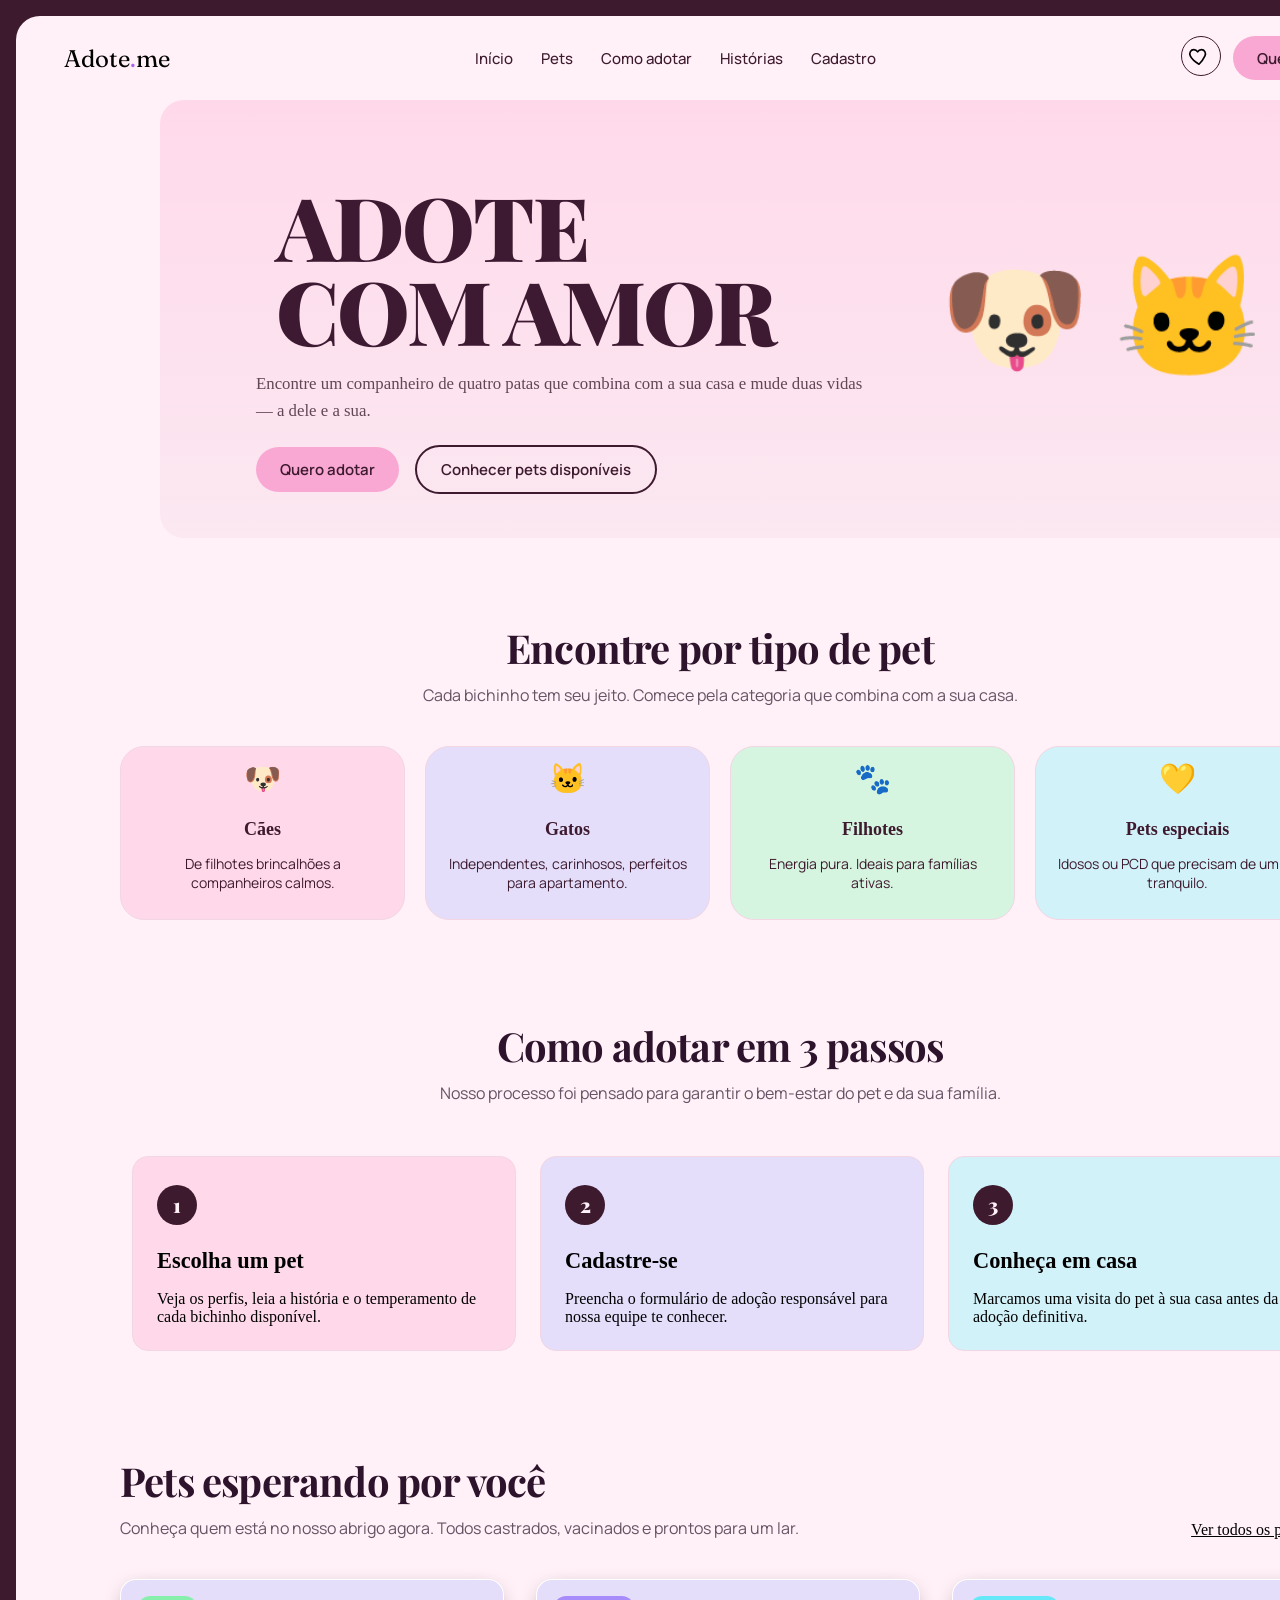
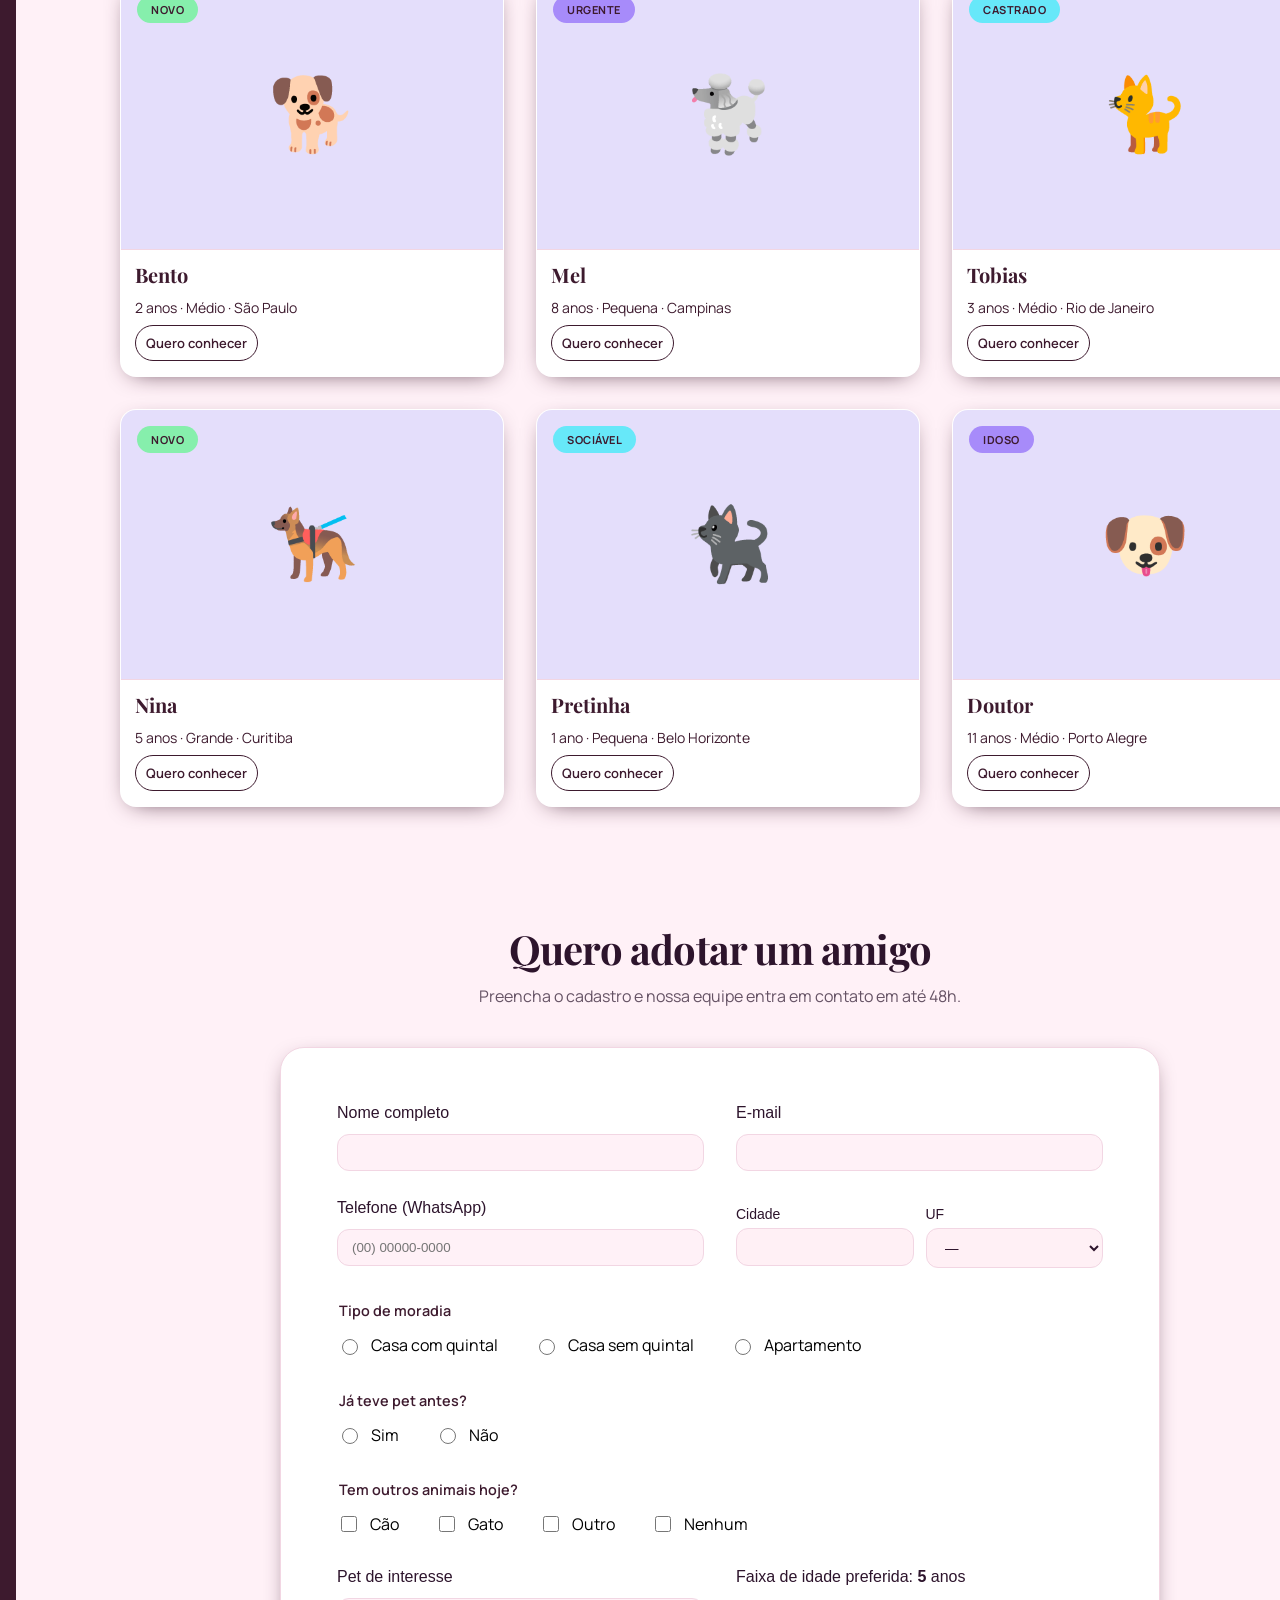
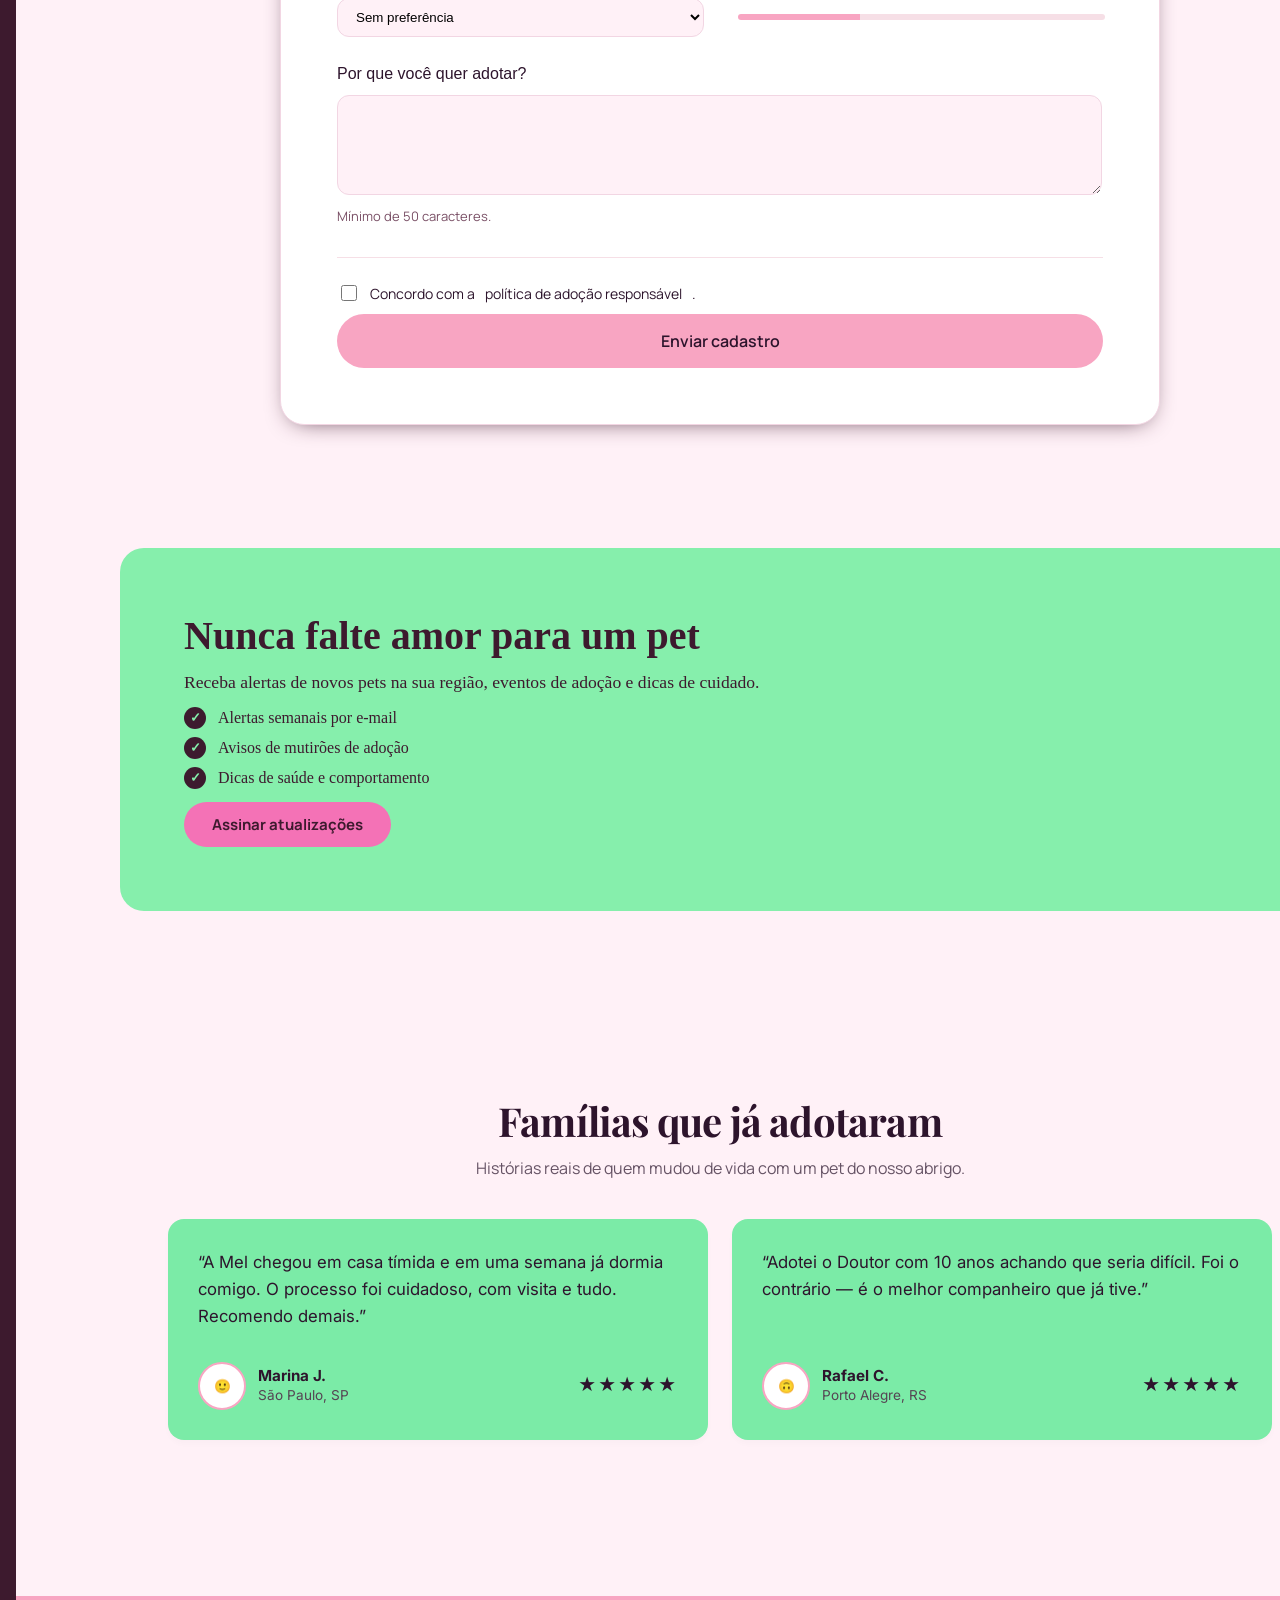
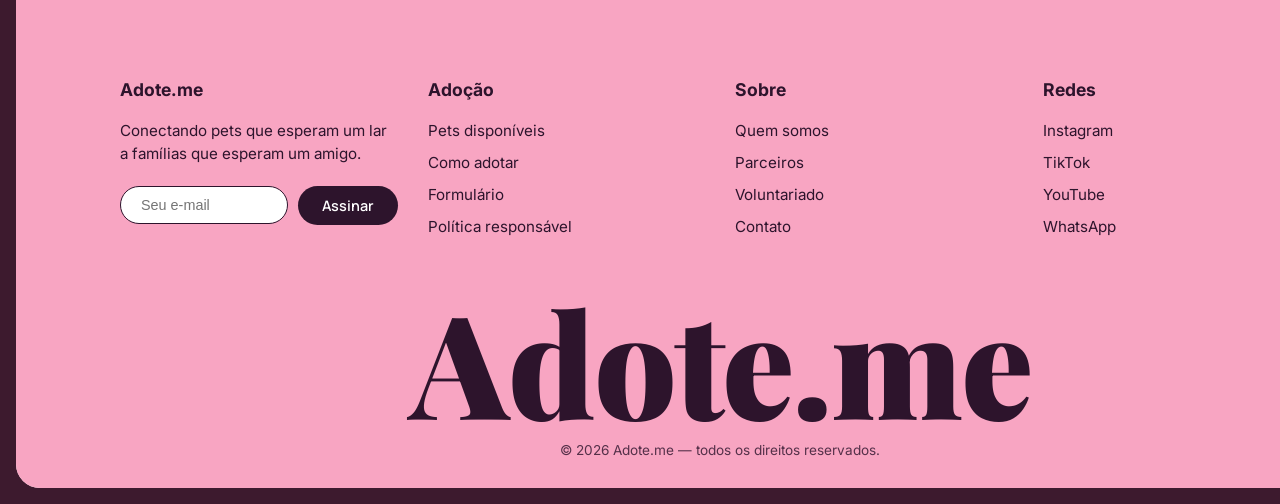
<file: Front-End/Adote.me/index.html>
<!doctype html>
<html lang="pt-BR">
  <head>
    <meta charset="UTF-8" />
    <meta name="viewport" content="width=device-width, initial-scale=1.0" />
    <meta
      name="description"
      content="Adote.me — cadastre-se para adotar um pet com responsabilidade e amor."
    />
    <title>Adote.me — Um lar para cada focinho</title>
    <!-- CSS RESET - Este CSS serve para resetar valores padronizados -->
    <style>
      *,
      *::before,
      *::after {
        box-sizing: border-box;
      }
      html {
        -webkit-text-size-adjust: 100%;
      }
      body {
        margin: 0;
      }
      img,
      svg {
        display: block;
        max-width: 100%;
      }
      button {
        font: inherit;
        cursor: pointer;
      }
      a {
        color: inherit;
      }
      ul,
      ol {
        list-style: none;
        padding: 0;
        margin: 0;
      }
      .visually-hidden {
        position: absolute !important;
        width: 1px;
        height: 1px;
        padding: 0;
        margin: -1px;
        overflow: hidden;
        clip: rect(0, 0, 0, 0);
        white-space: nowrap;
        border: 0;
      }
    </style>
    <!-- Fontes (todas as 9 possíveis, das 5 combinações tipográficas) -->
    <link rel="preconnect" href="https://fonts.googleapis.com" />
    <link rel="preconnect" href="https://fonts.gstatic.com" crossorigin />
    <link
      rel="stylesheet"
      href="https://fonts.googleapis.com/css2?family=Bricolage+Grotesque:wght@400;500;700;900&family=DM+Sans:wght@400;500;700&family=DM+Serif+Display&family=Fraunces:wght@700;900&family=Inter:wght@400;500;600&family=Lora:wght@700&family=Manrope:wght@400;500;600&family=Nunito:wght@400;500;700&family=Playfair+Display:wght@700;900&display=swap"
    />
    <link rel="stylesheet" href="styles.css" />
  </head>
  <body>
    <div class="page-frame">
      <!-- ======================= HEADER / NAV ======================= -->
      <header class="site-header">
        <a href="#" class="brand" aria-label="Adote.me — início">
          <span class="brand__mark">Adote</span><span class="brand__dot">.</span
          ><span class="brand__suffix">me</span>
        </a>

        <nav class="main-nav" aria-label="Navegação principal">
          <ul class="main-nav__list">
            <li><a href="#inicio">Início</a></li>
            <li><a href="#pets">Pets</a></li>
            <li><a href="#como-adotar">Como adotar</a></li>
            <li><a href="#historias">Histórias</a></li>
            <li><a href="#cadastro">Cadastro</a></li>
          </ul>
        </nav>

        <div class="header-actions">
          <button class="icon-button" aria-label="Favoritos" type="button">
            <svg
              viewBox="0 0 24 24"
              width="22"
              height="22"
              aria-hidden="true"
              focusable="false"
            >
              <path
                d="M12 21s-7.5-4.6-9.5-9.1C1 8.5 3 5 6.3 5c2 0 3.4 1.1 4.2 2.5C11.3 6.1 12.7 5 14.7 5 18 5 20 8.5 18.5 11.9 16.5 16.4 12 21 12 21z"
                fill="none"
                stroke="currentColor"
                stroke-width="1.8"
                stroke-linejoin="round"
              />
            </svg>
          </button>
          <a class="btn btn--primary" href="#cadastro">Quero adotar</a>
        </div>
      </header>

      <main>
        <!-- ============================ HERO ============================ -->
        <section
          class="hero"
          data-section="hero"
          id="inicio"
          aria-labelledby="hero-title"
        >
          <div class="hero__copy">
            <h1 id="hero-title" class="hero__title">ADOTE<br />COM AMOR</h1>
            <p class="hero__lead">
              Encontre um companheiro de quatro patas que combina com a sua casa
              e mude duas vidas — a dele e a sua.
            </p>
            <div class="hero__actions">
              <a class="btn btn--primary" href="#cadastro">Quero adotar</a>
              <a class="btn btn--ghost" href="#pets"
                >Conhecer pets disponíveis</a
              >
            </div>
          </div>

          <div class="hero__art" aria-hidden="true">
            <span class="hero__emoji">🐶</span>
            <span class="hero__emoji">🐱</span>
          </div>
        </section>

        <!-- ====================== CATEGORIAS DE PET ====================== -->
        <section
          class="categories"
          data-section="categories"
          aria-labelledby="categories-title"
        >
          <header class="section-head">
            <h2 id="categories-title">Encontre por tipo de pet</h2>
            <p class="section-head__lead">
              Cada bichinho tem seu jeito. Comece pela categoria que combina com
              a sua casa.
            </p>
          </header>

          <ul class="category-grid">
            <li class="category-card category-card--1">
              <span class="category-card__icon" aria-hidden="true">🐶</span>
              <h3>Cães</h3>
              <p>De filhotes brincalhões a companheiros calmos.</p>
            </li>
            <li class="category-card category-card--2">
              <span class="category-card__icon" aria-hidden="true">🐱</span>
              <h3>Gatos</h3>
              <p>Independentes, carinhosos, perfeitos para apartamento.</p>
            </li>
            <li class="category-card category-card--3">
              <span class="category-card__icon" aria-hidden="true">🐾</span>
              <h3>Filhotes</h3>
              <p>Energia pura. Ideais para famílias ativas.</p>
            </li>
            <li class="category-card category-card--4">
              <span class="category-card__icon" aria-hidden="true">💛</span>
              <h3>Pets especiais</h3>
              <p>Idosos ou PCD que precisam de um lar tranquilo.</p>
            </li>
          </ul>
        </section>

        <!-- ====================== PETS EM DESTAQUE ====================== -->
        <section
          class="pets"
          data-section="pets"
          id="pets"
          aria-labelledby="pets-title"
        >
          <header class="section-head section-head--split">
            <div>
              <h2 id="pets-title">Pets esperando por você</h2>
              <p class="section-head__lead">
                Conheça quem está no nosso abrigo agora. Todos castrados,
                vacinados e prontos para um lar.
              </p>
            </div>
            <a class="link-arrow" href="#cadastro">Ver todos os pets →</a>
          </header>

          <ul class="pet-grid">
            <li class="pet-card">
              <div class="pet-card__media">
                <span class="pet-card__badge pet-card__badge--new">Novo</span>
                <span class="pet-card__photo" aria-hidden="true">🐕</span>
              </div>
              <div class="pet-card__body">
                <h3>Bento</h3>
                <p class="pet-card__meta">2 anos · Médio · São Paulo</p>
                <a class="btn btn--ghost btn--sm" href="#cadastro"
                  >Quero conhecer</a
                >
              </div>
            </li>

            <li class="pet-card">
              <div class="pet-card__media">
                <span class="pet-card__badge pet-card__badge--urgent"
                  >Urgente</span
                >
                <span class="pet-card__photo" aria-hidden="true">🐩</span>
              </div>
              <div class="pet-card__body">
                <h3>Mel</h3>
                <p class="pet-card__meta">8 anos · Pequena · Campinas</p>
                <a class="btn btn--ghost btn--sm" href="#cadastro"
                  >Quero conhecer</a
                >
              </div>
            </li>

            <li class="pet-card">
              <div class="pet-card__media">
                <span class="pet-card__badge pet-card__badge--calm"
                  >Castrado</span
                >
                <span class="pet-card__photo" aria-hidden="true">🐈</span>
              </div>
              <div class="pet-card__body">
                <h3>Tobias</h3>
                <p class="pet-card__meta">3 anos · Médio · Rio de Janeiro</p>
                <a class="btn btn--ghost btn--sm" href="#cadastro"
                  >Quero conhecer</a
                >
              </div>
            </li>

            <li class="pet-card">
              <div class="pet-card__media">
                <span class="pet-card__badge pet-card__badge--new">Novo</span>
                <span class="pet-card__photo" aria-hidden="true">🐕‍🦺</span>
              </div>
              <div class="pet-card__body">
                <h3>Nina</h3>
                <p class="pet-card__meta">5 anos · Grande · Curitiba</p>
                <a class="btn btn--ghost btn--sm" href="#cadastro"
                  >Quero conhecer</a
                >
              </div>
            </li>

            <li class="pet-card">
              <div class="pet-card__media">
                <span class="pet-card__badge pet-card__badge--calm"
                  >Sociável</span
                >
                <span class="pet-card__photo" aria-hidden="true">🐈‍⬛</span>
              </div>
              <div class="pet-card__body">
                <h3>Pretinha</h3>
                <p class="pet-card__meta">1 ano · Pequena · Belo Horizonte</p>
                <a class="btn btn--ghost btn--sm" href="#cadastro"
                  >Quero conhecer</a
                >
              </div>
            </li>

            <li class="pet-card">
              <div class="pet-card__media">
                <span class="pet-card__badge pet-card__badge--urgent"
                  >Idoso</span
                >
                <span class="pet-card__photo" aria-hidden="true">🐶</span>
              </div>
              <div class="pet-card__body">
                <h3>Doutor</h3>
                <p class="pet-card__meta">11 anos · Médio · Porto Alegre</p>
                <a class="btn btn--ghost btn--sm" href="#cadastro"
                  >Quero conhecer</a
                >
              </div>
            </li>
          </ul>
        </section>

        <!-- ====================== COMO ADOTAR (3 PASSOS) ====================== -->
        <section
          class="steps"
          data-section="steps"
          id="como-adotar"
          aria-labelledby="steps-title"
        >
          <header class="section-head">
            <h2 id="steps-title">Como adotar em 3 passos</h2>
            <p class="section-head__lead">
              Nosso processo foi pensado para garantir o bem-estar do pet e da
              sua família.
            </p>
          </header>

          <ol class="steps-grid">
            <li class="step-card step-card--1">
              <span class="step-card__number" aria-hidden="true">1</span>
              <h3>Escolha um pet</h3>
              <p>
                Veja os perfis, leia a história e o temperamento de cada
                bichinho disponível.
              </p>
            </li>
            <li class="step-card step-card--2">
              <span class="step-card__number" aria-hidden="true">2</span>
              <h3>Cadastre-se</h3>
              <p>
                Preencha o formulário de adoção responsável para nossa equipe te
                conhecer.
              </p>
            </li>
            <li class="step-card step-card--3">
              <span class="step-card__number" aria-hidden="true">3</span>
              <h3>Conheça em casa</h3>
              <p>
                Marcamos uma visita do pet à sua casa antes da adoção
                definitiva.
              </p>
            </li>
          </ol>
        </section>

        <!-- ====================== BANNER VERDE ====================== -->
        <section
          class="cta-banner"
          data-section="cta"
          aria-labelledby="cta-banner-title"
        >
          <div class="cta-banner__copy">
            <h2 id="cta-banner-title">Nunca falte amor para um pet</h2>
            <p>
              Receba alertas de novos pets na sua região, eventos de adoção e
              dicas de cuidado.
            </p>
            <ul class="cta-banner__list">
              <li>Alertas semanais por e-mail</li>
              <li>Avisos de mutirões de adoção</li>
              <li>Dicas de saúde e comportamento</li>
            </ul>
            <a class="btn btn--primary" href="#cadastro"
              >Assinar atualizações</a
            >
          </div>
        </section>

        <!-- ====================== FORMULÁRIO DE CADASTRO ====================== -->
        <section
          class="adopt-form-section"
          data-section="form"
          id="cadastro"
          aria-labelledby="form-title"
        >
          <header class="section-head">
            <h2 id="form-title">Quero adotar um amigo</h2>
            <p class="section-head__lead">
              Preencha o cadastro e nossa equipe entra em contato em até 48h.
            </p>
          </header>

          <form class="adopt-form" novalidate>
            <div class="form-row">
              <div class="form-field">
                <label for="f-nome">Nome completo</label>
                <input
                  id="f-nome"
                  name="nome"
                  type="text"
                  required
                  autocomplete="name"
                />
              </div>
              <div class="form-field">
                <label for="f-email">E-mail</label>
                <input
                  id="f-email"
                  name="email"
                  type="email"
                  required
                  autocomplete="email"
                />
              </div>
            </div>

            <div class="form-row">
              <div class="form-field">
                <label for="f-tel">Telefone (WhatsApp)</label>
                <input
                  id="f-tel"
                  name="telefone"
                  type="tel"
                  placeholder="(00) 00000-0000"
                  required
                  autocomplete="tel"
                />
              </div>
              <div class="form-field form-field--split">
                <div>
                  <label for="f-cidade">Cidade</label>
                  <input id="f-cidade" name="cidade" type="text" required />
                </div>
                <div>
                  <label for="f-uf">UF</label>
                  <select id="f-uf" name="uf" required>
                    <option value="">—</option>
                    <option>AC</option>
                    <option>AL</option>
                    <option>AP</option>
                    <option>AM</option>
                    <option>BA</option>
                    <option>CE</option>
                    <option>DF</option>
                    <option>ES</option>
                    <option>GO</option>
                    <option>MA</option>
                    <option>MT</option>
                    <option>MS</option>
                    <option>MG</option>
                    <option>PA</option>
                    <option>PB</option>
                    <option>PR</option>
                    <option>PE</option>
                    <option>PI</option>
                    <option>RJ</option>
                    <option>RN</option>
                    <option>RS</option>
                    <option>RO</option>
                    <option>RR</option>
                    <option>SC</option>
                    <option>SP</option>
                    <option>SE</option>
                    <option>TO</option>
                  </select>
                </div>
              </div>
            </div>

            <fieldset class="form-group">
              <legend>Tipo de moradia</legend>
              <label class="form-option"
                ><input type="radio" name="moradia" value="casa-quintal" /> Casa
                com quintal</label
              >
              <label class="form-option"
                ><input type="radio" name="moradia" value="casa" /> Casa sem
                quintal</label
              >
              <label class="form-option"
                ><input type="radio" name="moradia" value="apto" />
                Apartamento</label
              >
            </fieldset>

            <fieldset class="form-group">
              <legend>Já teve pet antes?</legend>
              <label class="form-option"
                ><input type="radio" name="ja-teve" value="sim" /> Sim</label
              >
              <label class="form-option"
                ><input type="radio" name="ja-teve" value="nao" /> Não</label
              >
            </fieldset>

            <fieldset class="form-group">
              <legend>Tem outros animais hoje?</legend>
              <label class="form-option"
                ><input type="checkbox" name="outros" value="cao" /> Cão</label
              >
              <label class="form-option"
                ><input type="checkbox" name="outros" value="gato" />
                Gato</label
              >
              <label class="form-option"
                ><input type="checkbox" name="outros" value="outro" />
                Outro</label
              >
              <label class="form-option"
                ><input type="checkbox" name="outros" value="nenhum" />
                Nenhum</label
              >
            </fieldset>

            <div class="form-row">
              <div class="form-field">
                <label for="f-interesse">Pet de interesse</label>
                <select id="f-interesse" name="interesse">
                  <option value="">Sem preferência</option>
                  <option>Cão</option>
                  <option>Gato</option>
                  <option>Filhote</option>
                  <option>Idoso</option>
                </select>
              </div>
              <div class="form-field">
                <label for="f-idade"
                  >Faixa de idade preferida:
                  <output id="f-idade-val" for="f-idade">5</output> anos</label
                >
                <input
                  id="f-idade"
                  name="idade"
                  type="range"
                  min="0"
                  max="15"
                  value="5"
                  oninput="
                    document.getElementById('f-idade-val').value = this.value
                  "
                />
              </div>
            </div>

            <div class="form-field">
              <label for="f-motivo">Por que você quer adotar?</label>
              <textarea
                id="f-motivo"
                name="motivo"
                rows="4"
                minlength="50"
                required
              ></textarea>
              <small class="form-hint">Mínimo de 50 caracteres.</small>
            </div>

            <label class="form-option form-terms">
              <input type="checkbox" name="termos" required />
              Concordo com a <a href="#">política de adoção responsável</a>.
            </label>

            <div class="form-actions">
              <button class="btn btn--primary btn--block" type="submit">
                Enviar cadastro
              </button>
            </div>
          </form>
        </section>

        <!-- ====================== DEPOIMENTOS ====================== -->
        <section
          class="testimonials"
          data-section="testimonials"
          id="historias"
          aria-labelledby="testi-title"
        >
          <header class="section-head">
            <h2 id="testi-title">Famílias que já adotaram</h2>
            <p class="section-head__lead">
              Histórias reais de quem mudou de vida com um pet do nosso abrigo.
            </p>
          </header>

          <ul class="testimonial-grid">
            <li class="testimonial-card">
              <p class="testimonial-card__quote">
                “A Mel chegou em casa tímida e em uma semana já dormia comigo. O
                processo foi cuidadoso, com visita e tudo. Recomendo demais.”
              </p>
              <div class="testimonial-card__person">
                <span class="testimonial-card__avatar" aria-hidden="true"
                  >🙂</span
                >
                <div>
                  <strong>Marina J.</strong>
                  <span>São Paulo, SP</span>
                </div>
                <span class="testimonial-card__stars" aria-label="5 estrelas"
                  >★★★★★</span
                >
              </div>
            </li>

            <li class="testimonial-card">
              <p class="testimonial-card__quote">
                “Adotei o Doutor com 10 anos achando que seria difícil. Foi o
                contrário — é o melhor companheiro que já tive.”
              </p>
              <div class="testimonial-card__person">
                <span class="testimonial-card__avatar" aria-hidden="true"
                  >🙃</span
                >
                <div>
                  <strong>Rafael C.</strong>
                  <span>Porto Alegre, RS</span>
                </div>
                <span class="testimonial-card__stars" aria-label="5 estrelas"
                  >★★★★★</span
                >
              </div>
            </li>
          </ul>
        </section>
      </main>

      <!-- ============================ FOOTER ============================ -->
      <footer class="site-footer">
        <div class="site-footer__cols">
          <div class="site-footer__col">
            <h4>Adote.me</h4>
            <p>
              Conectando pets que esperam um lar a famílias que esperam um
              amigo.
            </p>
            <form class="newsletter" aria-label="Assinar newsletter">
              <label class="visually-hidden" for="nl-email">Seu e-mail</label>
              <input id="nl-email" type="email" placeholder="Seu e-mail" />
              <button type="submit" class="btn btn--primary btn--sm">
                Assinar
              </button>
            </form>
          </div>

          <div class="site-footer__col">
            <h4>Adoção</h4>
            <ul>
              <li><a href="#pets">Pets disponíveis</a></li>
              <li><a href="#como-adotar">Como adotar</a></li>
              <li><a href="#cadastro">Formulário</a></li>
              <li><a href="#">Política responsável</a></li>
            </ul>
          </div>

          <div class="site-footer__col">
            <h4>Sobre</h4>
            <ul>
              <li><a href="#">Quem somos</a></li>
              <li><a href="#">Parceiros</a></li>
              <li><a href="#">Voluntariado</a></li>
              <li><a href="#">Contato</a></li>
            </ul>
          </div>

          <div class="site-footer__col">
            <h4>Redes</h4>
            <ul>
              <li><a href="#">Instagram</a></li>
              <li><a href="#">TikTok</a></li>
              <li><a href="#">YouTube</a></li>
              <li><a href="#">WhatsApp</a></li>
            </ul>
          </div>
        </div>

        <p class="site-footer__wordmark" aria-hidden="true">Adote.me</p>

        <p class="site-footer__legal">
          © 2026 Adote.me — todos os direitos reservados.
        </p>
      </footer>
    </div>
  </body>
</html>
</file>
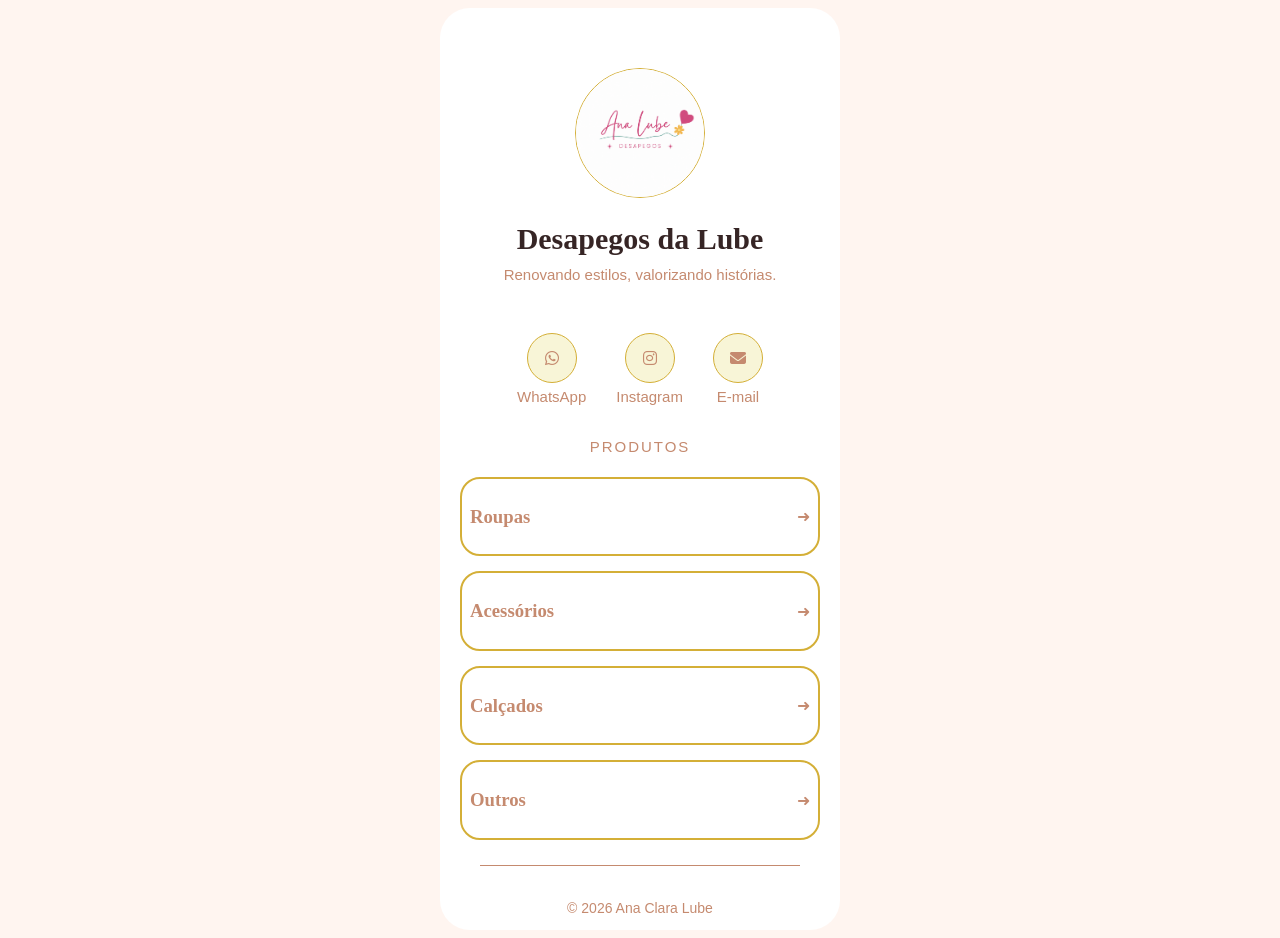
<file: Front-End/minisite/index.html>
<!DOCTYPE html>
<html lang="en">
<head>
    <meta charset="UTF-8">
    <meta name="viewport" content="width=device-width, initial-scale=1.0">
    <title>Desapegos da Lube</title>
    <link rel="stylesheet" href="style.css">
    <link rel="stylesheet"
href="https://cdnjs.cloudflare.com/ajax/libs/font-awesome/6.5.2/css/all.min.css">
     <link rel="preconnect" href="https://fonts.googleapis.com">
    <link rel="preconnect" href="https://fonts.gstatic.com" crossorigin>
    <link href="https://fonts.googleapis.com/css2?family=Poppins:wght@300;400;500;600;700&display=swap" rel="stylesheet">
    <meta name="viewport" content="width=device-width, initial-scale=1.0">
</head>
<body>
    <main class="container">
     
        <header class="hero">
            
            <img class='logo' src="logolimpa.png" alt="Logo">
            <h1>Desapegos da Lube</h1>
            <p>Renovando estilos, valorizando histórias.</p>
        </header>
      <section class="contatos">
        <a class="item-contato" href="https://wa.me/5521992177821?text=Olá!%20Vi%20algumas%20peças%20no%20site%20e%20gostaria%20de%20mais%20informações." target= "_blank">
        <div class="icone">
            <i class="fab fa-whatsapp"></i>
        </div>
        <span>WhatsApp</span>
    </a>

    <a class="item-contato" href="https://www.instagram.com/desapegosda.lube/" target="_blank">
        <div class="icone">
            <i class="fab fa-instagram"></i>
        </div>
        <span>Instagram</span>
    </a>

    <a class="item-contato" href="mailto:clararoglube@gmail.com" target="_blank">
        <div class="icone">
            <i class="fas fa-envelope"></i>
        </div>
        <span>E-mail</span>
         
    </a>
    </section>
    <section class="opcoes">
        <h2>PRODUTOS</h2>
        <a class="item-opcao" href="roupas.html">
            <h3>Roupas</h3>
            <p>➜</p>
        </a>
        <div class="item-opcao">
            <h3>Acessórios</h3>
             <p>➜</p>
        </div>
        <div class="item-opcao">
            <h3>Calçados</h3>
             <p>➜</p>
        </div>
        <div class="item-opcao">
            <h3>Outros</h3>
             <p>➜</p>
        </div>
    </section>
    <hr class="divider">
    <footer>
        <p>&copy 2026 Ana Clara Lube</p>
    </footer>
    </main>
</body>
</html>
</file>
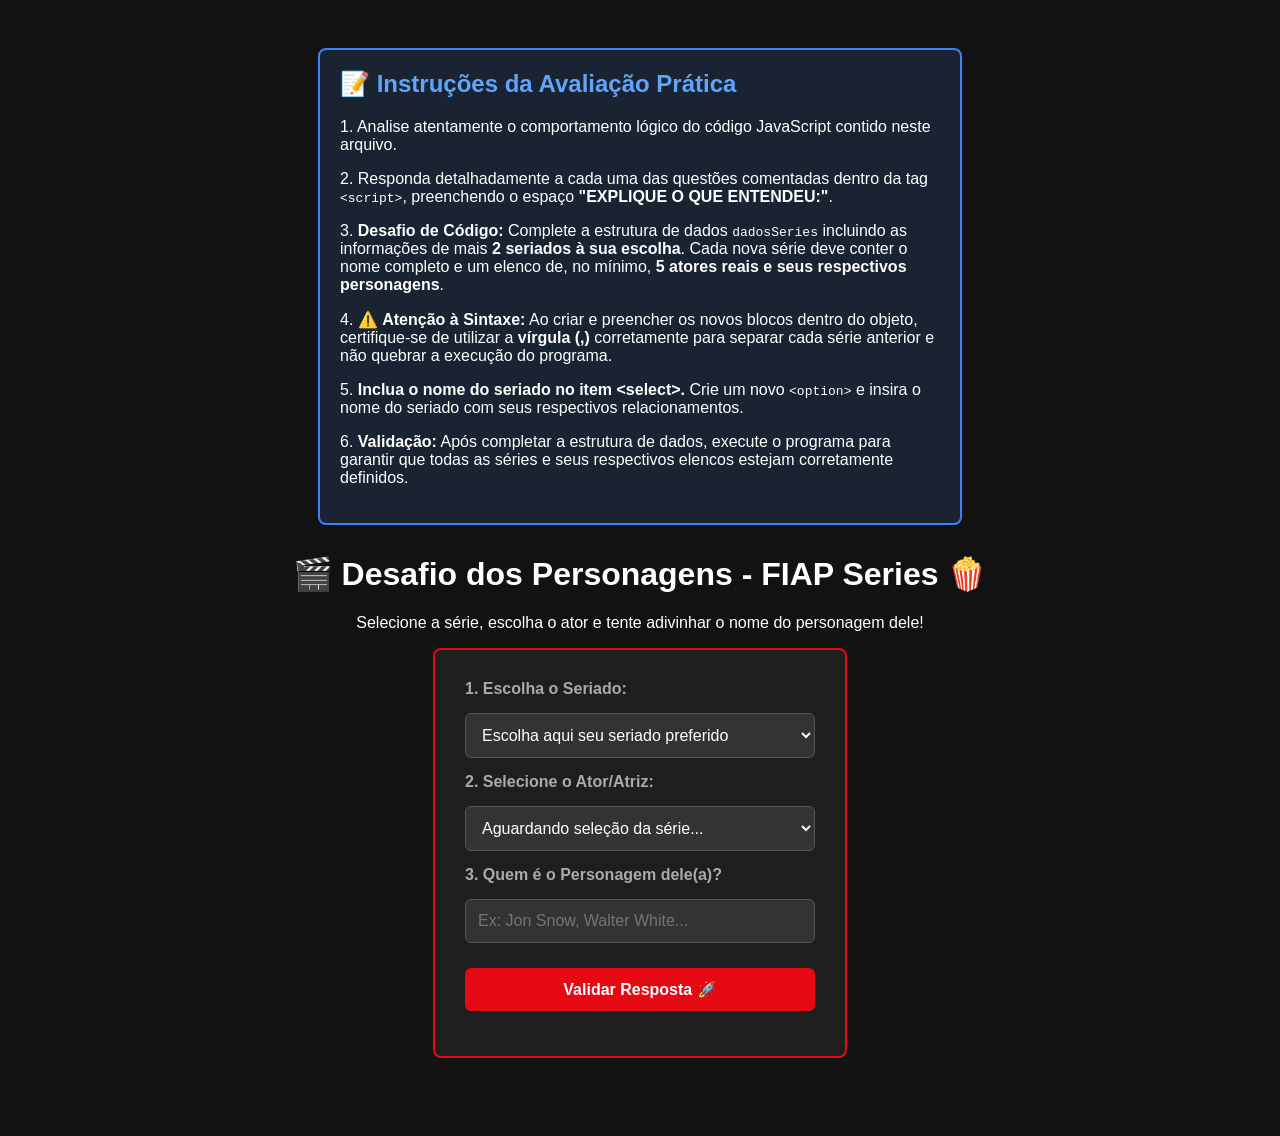
<file: Logica/JS desafio dos personagens/index.html>
<!DOCTYPE html>
<html lang="pt-br">
<head>
    <meta charset="UTF-8">
    <title>FIAP Streaming - Avaliação Prática</title>
    <style>
        body { font-family: 'Segoe UI', sans-serif; background: #121212; color: white; padding: 40px; text-align: center; }
        .instrucoes { background: #1a2332; border: 2px solid #3b82f6; padding: 20px; border-radius: 8px; max-width: 600px; margin: 0 auto 30px auto; text-align: left; }
        .instrucoes h2 { color: #60a5fa; margin-top: 0; }
        form { background: #1e1e1e; padding: 30px; display: inline-block; border-radius: 8px; border: 2px solid #e50914; min-width: 350px; text-align: left; margin-bottom: 30px; }
        input, select, button { display: block; width: 100%; margin: 15px 0; padding: 12px; box-sizing: border-box; border-radius: 6px; font-size: 1rem; }
        input, select { background: #333; color: white; border: 1px solid #555; }
        label { font-weight: bold; color: #aaa; }
        button { background: #e50914; color: white; font-weight: bold; border: none; cursor: pointer; margin-top: 25px; }
        button:hover { background: #b80710; }
    </style>
</head>
<body>

    <div class="instrucoes">
        <h2>📝 Instruções da Avaliação Prática</h2>
        <p>1. Analise atentamente o comportamento lógico do código JavaScript contido neste arquivo.</p>
        <p>2. Responda detalhadamente a cada uma das questões comentadas dentro da tag <code>&lt;script&gt;</code>, preenchendo o espaço <strong>"EXPLIQUE O QUE ENTENDEU:"</strong>.</p>
        <p>3. <strong>Desafio de Código:</strong> Complete a estrutura de dados <code>dadosSeries</code> incluindo as informações de mais <strong>2 seriados à sua escolha</strong>. Cada nova série deve conter o nome completo e um elenco de, no mínimo, <strong>5 atores reais e seus respectivos personagens</strong>.</p>
        <p>4. ⚠️ <strong>Atenção à Sintaxe:</strong> Ao criar e preencher os novos blocos dentro do objeto, certifique-se de utilizar a <strong>vírgula (,)</strong> corretamente para separar cada série anterior e não quebrar a execução do programa.</p>
        <p>5. <strong>Inclua o nome do seriado no item &lt;select&gt;.</strong> Crie um novo <code>&lt;option&gt;</code> e insira o nome do seriado com seus respectivos relacionamentos.</p>
        <p>6. <strong>Validação:</strong> Após completar a estrutura de dados, execute o programa para garantir que todas as séries e seus respectivos elencos estejam corretamente definidos.</p>
    </div>

    <h1>🎬 Desafio dos Personagens - FIAP Series 🍿</h1>
    <p>Selecione a série, escolha o ator e tente adivinhar o nome do personagem dele!</p>

    <form id="formCadastro">
        <label for="seriado">1. Escolha o Seriado:</label>
        <select id="seriado" onchange="atualizarAtores()">
            <option value disabled selected hidden>Escolha aqui seu seriado preferido</option>
            <option value="got">Game of Thrones 👑</option>
            <option value="twd">The Walking Dead 🧟</option>
            <option value="bb">Breaking Bad ⚗️</option>
            <option value="st">Stranger Things 🚲</option>
            <option value="lpn">Lupin 🎩</option>
        </select>

        <label for="selectAtor">2. Selecione o Ator/Atriz:</label>
        <select id="selectAtor">
            <option value>Aguardando seleção da série...</option>
        </select>

        <label for="nomePersonagem">3. Quem é o Personagem dele(a)?</label>
        <input type="text" id="nomePersonagem" placeholder="Ex: Jon Snow, Walter White..." required>

        <button type="submit">Validar Resposta 🚀</button>
    </form>

    <script>
        
    /* ===================================================================
       [NÍVEL 1] - ANÁLISE DE ESTRUTURA DE DADOS
       =================================================================== */
    const dadosSeries = {
        got: {
            nomeCompleto: "Game of Thrones 👑",
            elenco: { 
                "Kit Harington": "jon snow", 
                "Emilia Clarke": "daenerys targaryen",
                "Peter Dinklage": "tyrion lannister",
                "Lena Headey": "cersei lannister",
                "Maisie Williams": "arya stark"
            }
        },
        twd: {
            nomeCompleto: "The Walking Dead 🧟",
            elenco: {
                "Andrew Lincoln": "rick grimes",
                "Norman Reedus": "daryl dixon",
                "Melissa McBride": "carol peletier",
                "Lauren Cohan": "maggie greene",
                "Jeffrey Dean Morgan": "negan"
            }
        },
        bb: {
            nomeCompleto: "Breaking Bad ⚗️",
            elenco: { 
                "Bryan Cranston": "walter white", 
                "Aaron Paul": "jesse pinkman",
                "Anna Gunn": "skyler white",
                "Bob Odenkirk": "saul goodman",
                "Giancarlo Esposito": "gus fring"
            }
        },
        /* 🚀 DESAFIO DO ALUNO (SÉRIE 1): Concluído */
        st: {
            nomeCompleto: "Stranger Things 🚲",
            elenco: {
                "Millie Bobby Brown": "eleven",
                "Finn Wolfhard": "mike wheeler",
                "David Harbour": "jim hopper",
                "Winona Ryder": "joyce byers",
                "Gaten Matarazzo": "dustin henderson"
            }
        },
        /* 🚀 DESAFIO DO ALUNO (SÉRIE 2): Substituído por Lupin */
        lpn: {
            nomeCompleto: "Lupin 🎩",
            elenco: {
                "Omar Sy": "assane diop",
                "Ludivine Sagnier": "claire",
                "Antoine Gouy": "benjamin ferel",
                "Soufiane Guerrab": "youssef guedira",
                "Shirine Boutella": "sofia belkacem"
            }
        }
    };
    /* ❓ PERGUNTA 1: O que é a estrutura "dadosSeries"? Como acessamos o nome do personagem do "Aaron Paul" usando essa estrutura?
       ✍️ EXPLIQUE O QUE ENTENDEU:
       A estrutura "dadosSeries" é um objeto literal complexo (ou dicionário), composto por sub-objetos aninhados que guardam dados estruturados na relação de chave e valor.
       Para acessar o nome do personagem do "Aaron Paul", usamos a notação de colchetes e pontos para navegar pelas propriedades do objeto: dadosSeries.bb.elenco["Aaron Paul"]
    */


    /* ===================================================================
       [NÍVEL 2] - MANIPULAÇÃO DINÂMICA DO DOM (ONCHANGE)
       =================================================================== */
    function atualizarAtores() {
        /* ❓ PERGUNTA 2: O que é uma "function" no JavaScript e qual evento do HTML dispara a execução da função "atualizarAtores()"?
           ✍️ EXPLIQUE O QUE ENTENDEU:
           Uma function (função) é um bloco de código projetado para executar uma tarefa específica, reutilizável sempre que é chamado.
           Neste caso, ela é disparada no HTML pelo evento "onchange" inserido na tag <select id="seriado">, que detecta quando o usuário altera a opção selecionada de série.
        */

        const serieSelecionada = document.getElementById('seriado').value;
        const selectAtor = document.getElementById('selectAtor');
        /* ❓ PERGUNTA 3: Explique a diferença entre o que está sendo guardado na constante "serieSelecionada" (usando .value) e na constante "selectAtor" (sem .value).
           ✍️ EXPLIQUE O QUE ENTENDEU:
           A constante "serieSelecionada" guarda apenas o texto/valor que está configurado no atributo "value" da opção escolhida no select (ex: "got", "bb").
           A constante "selectAtor" armazena a referência do elemento HTML inteiro em si (<select id="selectAtor">), permitindo alterar suas propriedades dinamicamente mais tarde (como o innerHTML).
        */
        
        if (!serieSelecionada) {
            selectAtor.innerHTML = '<option value="">Aguardando seleção da série...</option>';
            return;
        }
        /* ❓ PERGUNTA 4: Para que serve a verificação "if (!serieSelecionada)" e o comando "return" logo abaixo dela?
           ✍️ EXPLIQUE O QUE ENTENDEU:
           Serve para verificar se o usuário não selecionou nenhuma série válida (valor vazio ou nulo).
           O "return" interrompe imediatamente a execução da função ali mesmo, impedindo que o JavaScript continue executando as linhas de baixo e cause um erro ao tentar buscar dados que não existem.
        */

        const listaAtores = Object.keys(dadosSeries[serieSelecionada].elenco);
        /* ❓ PERGUNTA 5: O que o método "Object.keys()" faz nesta linha específica? O que será guardado na constante "listaAtores"?
           ✍️ EXPLIQUE O QUE ENTENDEU:
           O método "Object.keys()" extrai os nomes de todas as chaves (as propriedades) de um objeto e as devolve na forma de uma lista (Array).
           Na constante "listaAtores", será guardado um array contendo os nomes reais dos atores daquela série específica (ex: ["Bryan Cranston", "Aaron Paul", ...]).
        */

        selectAtor.innerHTML = "";
        listaAtores.forEach(ator => {
            selectAtor.innerHTML += `<option value="${ator}">${ator}</option>`;
        });
        /* ❓ PERGUNTA 6: Explique a função do método ".forEach()" e do operador "+=" no bloco acima. O que acontece visualmente na tela?
           ✍️ EXPLIQUE O QUE ENTENDEU:
           O ".forEach()" é um laço de repetição que percorre a lista de atores um por um. O operador "+=" realiza uma concatenação acumulativa, adicionando o novo texto ao conteúdo que já existia sem apagar o anterior.
           Visualmente na tela, o segundo campo de seleção (<select>) é populado dinamicamente e passa a exibir os nomes de todos os atores correspondentes à série escolhida.
        */
    }


    /* ===================================================================
       [NÍVEL 3] - INTERCEPTAÇÃO DE EVENTOS E TRATAMENTO DE STRINGS
       =================================================================== */
    const form = document.getElementById('formCadastro');
 
    form.addEventListener('submit', function(event) {
        /* ❓ PERGUNTA 7: O que faz o método "addEventListener('submit', ...)" e por que ele foi atrelado à constante "form"?
           ✍️ EXPLIQUE O QUE ENTENDEU:
           O método "addEventListener" adiciona um "escutador de eventos", que fica aguardando uma ação acontecer. O evento monitorado é o 'submit' (envio do formulário).
           Ele foi atrelado à constante "form" para interceptar o momento exato em que o usuário tenta enviar as respostas clicando no botão do formulário.
        */

        event.preventDefault(); 
        /* ❓ PERGUNTA 8: Qual é a função do comando "event.preventDefault()" quando o botão de envio é clicado?
           ✍️ EXPLIQUE O QUE ENTENDEU:
           A função é impedir o comportamento padrão do navegador ao enviar um formulário, que seria recarregar/atualizar a página.
           Isso permite que o JavaScript processe e valide as respostas localmente em segundo plano sem perder os dados da tela.
        */
     
        const serieChave = document.getElementById('seriado').value;
        const atorEscolhido = document.getElementById('selectAtor').value;
        const personagemDigitado = document.getElementById('nomePersonagem').value.trim().toLowerCase();
        /* ❓ PERGUNTA 9: Por que utilizamos os métodos ".trim()" e ".toLowerCase()" ao capturar a resposta digitada pelo usuário?
           ✍️ EXPLIQUE O QUE ENTENDEU:
           Utilizamos o ".trim()" para apagar espaços em branco acidentais digitados no começo ou no final do texto.
           O ".toLowerCase()" converte todo o texto para letras minúsculas. Isso evita que a resposta seja considerada errada apenas por diferenças de maiúsculas/minúsculas ou espaços extras.
        */
    
        if (!serieChave || !atorEscolhido) {
            alert("⚠️ Por favor, selecione uma série e um actor válidos antes de responder!");
            return;
        }

        const personagemCorreto = dadosSeries[serieChave].elenco[atorEscolhido];
     
        if (!personagemCorreto.includes(personagemDigitado) || personagemDigitado.length < 3) {
            alert(`❌ ERRADO! Esse não é o personagem de ${atorEscolhido}. Tente novamente!`);
            return; 
        }
        /* ❓ PERGUNTA 10: Como o operador "||" (OU) e o método ".includes()" atuam juntos para decidir se o aluno errou o palpite?
           ✍️ EXPLIQUE O QUE ENTENDEU:
           O método ".includes()" verifica se o texto digitado está contido na string do nome correto do personagem. O "||" une duas condições de erro. 
           Se o palpite digitado NÃO estiver contido no nome correto OU se o palpite tiver menos de 3 caracteres de comprimento, o sistema entende como erro e exibe o alerta de erro.
        */
    
        const dadosParaEnviar = {
            serieNome: dadosSeries[serieChave].nomeCompleto,
            atorNome: atorEscolhido,
            personagemNome: personagemDigitado
        };
         
        localStorage.setItem('quizSerieSalva', JSON.stringify(dadosParaEnviar));
        /* ❓ PERGUNTA 11: Por que precisamos usar "JSON.stringify()" antes de guardar o objeto "dadosParaEnviar" no LocalStorage?
           ✍️ EXPLIQUE O QUE ENTENDEU:
           O "LocalStorage" do navegador só consegue armazenar dados puramente no formato de texto (strings).
           Como "dadosParaEnviar" é um Objeto JavaScript estruturado, o "JSON.stringify()" converte esse objeto em uma string no padrão JSON para que ele possa ser guardado corretamente.
        */

        window.location.href = "elenco.html";
    }); 


    /* ===================================================================
       [NÍVEL 4] - INICIALIZAÇÃO GLOBAL
       =================================================================== */
    atualizarAtores();
    /* ❓ PERGUNTA 12: Por que essa chamada de função "atualizarAtores()" é executada solta, no final do script, fora de qualquer evento?
       ✍️ EXPLIQUE O QUE ENTENDEU:
       Ela é executada solta para garantir a inicialização padrão assim que a página carrega pela primeira vez.
       Ela roda para limpar o segundo select e setar o estado inicial da tela como "Aguardando seleção da série...", garantindo que a interface comece limpa e sem dados residuais de formulários anteriores.
    */

    </script>
</body>
</html>
</file>
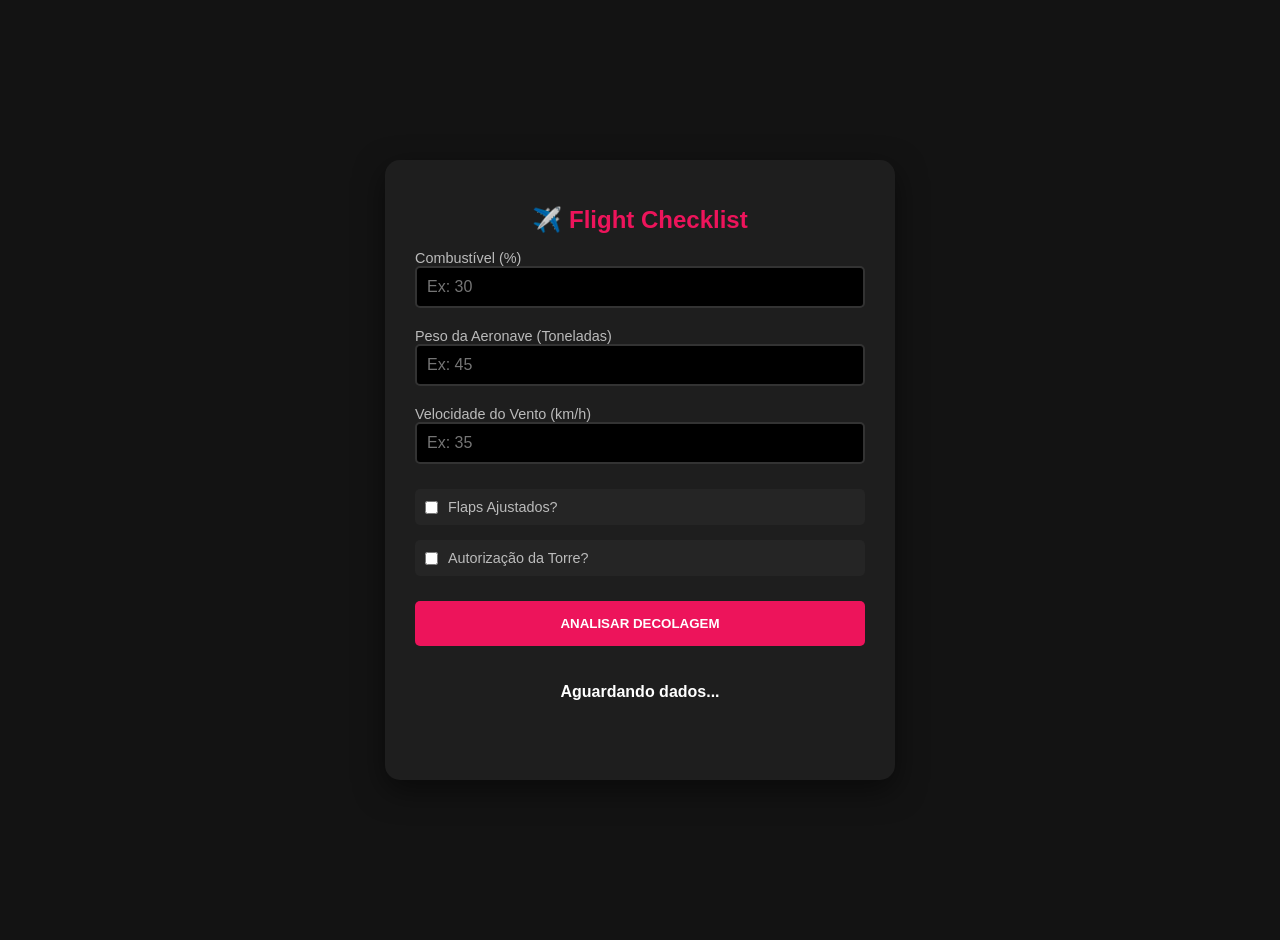
<file: Logica/JS desafios lógica/Desafios 1/Decolagem Avião/index.html>
<!DOCTYPE html>
<html lang="pt-br">
<head>
    <meta charset="UTF-8">
    <title>Sistemas de Bordo - Checklist de Decolagem</title>
    <style>
        body {
            background-color: #131313;
            color: white;
            font-family: 'Segoe UI', sans-serif;
            display: flex;
            flex-direction: column;
            justify-content: center;
            align-items: center;
            min-height: 100vh;
            margin: 0;
            padding: 20px;
        }

        .container {
            background-color: #1e1e1e;
            padding: 30px;
            border-radius: 15px;
            box-shadow: 0 10px 30px rgba(0,0,0,0.5);
            text-align: left;
            width: 100%;
            max-width: 450px;
        }

        h1 { text-align: center; color: #ed145b; font-size: 1.5rem; }

        label { display: block; margin-top: 10px; font-size: 0.9rem; color: #bbb; }

        input[type="number"] {
            padding: 10px;
            font-size: 1rem;
            border-radius: 5px;
            border: 2px solid #333;
            background: #000;
            color: #fff;
            margin-bottom: 10px;
            width: 100%;
            box-sizing: border-box;
        }

        .checkbox-group {
            display: flex;
            align-items: center;
            gap: 10px;
            margin: 15px 0;
            background: #252525;
            padding: 10px;
            border-radius: 5px;
        }

        .checkbox-group input { width: auto; margin: 0; }

        button {
            background-color: #ed145b;
            color: white;
            border: none;
            padding: 15px;
            border-radius: 5px;
            font-weight: bold;
            cursor: pointer;
            width: 100%;
            margin-top: 10px;
            transition: 0.3s;
            text-transform: uppercase;
        }

        button:hover { background-color: #ff2d70; transform: scale(1.02); }

        #resultado-logica {
            margin-top: 20px;
            padding: 15px;
            border-radius: 8px;
            font-size: 1rem;
            font-weight: bold;
            text-align: center;
            border: 2px solid transparent;
            min-height: 50px;
        }
    </style>
</head>
<body>

    <div class="container">
        <h1>✈️ Flight Checklist</h1>
        
        <label>Combustível (%)</label>
        <input type="number" id="combustivel" placeholder="Ex: 30">

        <label>Peso da Aeronave (Toneladas)</label>
        <input type="number" id="peso" placeholder="Ex: 45">

        <label>Velocidade do Vento (km/h)</label>
        <input type="number" id="vento" placeholder="Ex: 35">

        <div class="checkbox-group">
            <input type="checkbox" id="flaps">
            <label style="margin:0">Flaps Ajustados?</label>
        </div>

        <div class="checkbox-group">
            <input type="checkbox" id="torre">
            <label style="margin:0">Autorização da Torre?</label>
        </div>

        <button id="btnVerificar">Analisar Decolagem</button>

        <div id="resultado-logica">Aguardando dados...</div>
    </div>

    <script>
        const btn = document.getElementById('btnVerificar');
        //Chamar váriavel campoTexto seguir padrão de da variavel btn usando objeto (resultado-logica)
        const campoTexto = document.getElementById('resultado-logica');
        btn.addEventListener('click', () => {
            // Entradas de dados
            const combustivel = parseFloat(document.getElementById('combustivel').value);
            const peso = parseFloat(document.getElementById('peso').value);
            const vento = parseFloat(document.getElementById('vento').value);
            const flapsAjustados = document.getElementById('flaps').checked;
            const autorizacaoTorre = document.getElementById('torre').checked;

            let mensagem = "";
            let cor = "";
            let decolagemOk = true;

            //"#3fb950"; // Verde
            //"#f85149"; //Vermelho
            //"#d29922"; // Amarelo

            // --- LÓGICA DE SEGURANÇA (Regras de Negócio) ---

            //Exemplo lógico da váriavel
            if (!autorizacaoTorre) {
                mensagem = "DECOLAGEM ABORTADA: Aguardando liberação da Torre.";
                decolagemOk = false;
                cor = "#f85149"; // Rosa/Vermelho
            } 
            //Continue Aqui a lógica de bloqueio do voo......
            else if (combustivel <=25){
            mensagem = "DECOLAGEM ABORTADA: Combustível insuficiente para a decolagem.";
            decolagemOk = false;
            cor = "#f85149"; // Rosa/Vermelho
        }
            else if (!flapsAjustados){
                mensagem = "DECOLAGEM ABORTADA: Flaps não ajustados.";
                decolagemOk = false;
                cor = "#f85149"; // Rosa/Vermelho
            }
            // peso/vento
            else{
                const ventolimite = peso > 50 && vento > 40
                const ventomin = peso <= 50 && vento > 60
            }
            if (mensagem === "") {
                console.log("Decolagem autorizada: Todos os sistemas estão dentro dos parâmetros de segurança.");
                mensagem = "DECOLAGEM AUTORIZADA: Todos os sistemas estão dentro dos parâmetros de segurança.";
                cor = "#3fb950"; // Verde
            }
            else {
                console.log("DECOLAGEM ABORTADA: verifique os parâmetros de segurança.");
                console.log("Motivo: " + mensagem);
            }
            campoTexto.innerText = mensagem;
            campoTexto.style.color = cor;
            campoTexto.style.borderColor = cor;
            //Chamar borderColor seguir padrão display.style.color = cor;
        });
    </script>
    
</body>
</html>
</file>
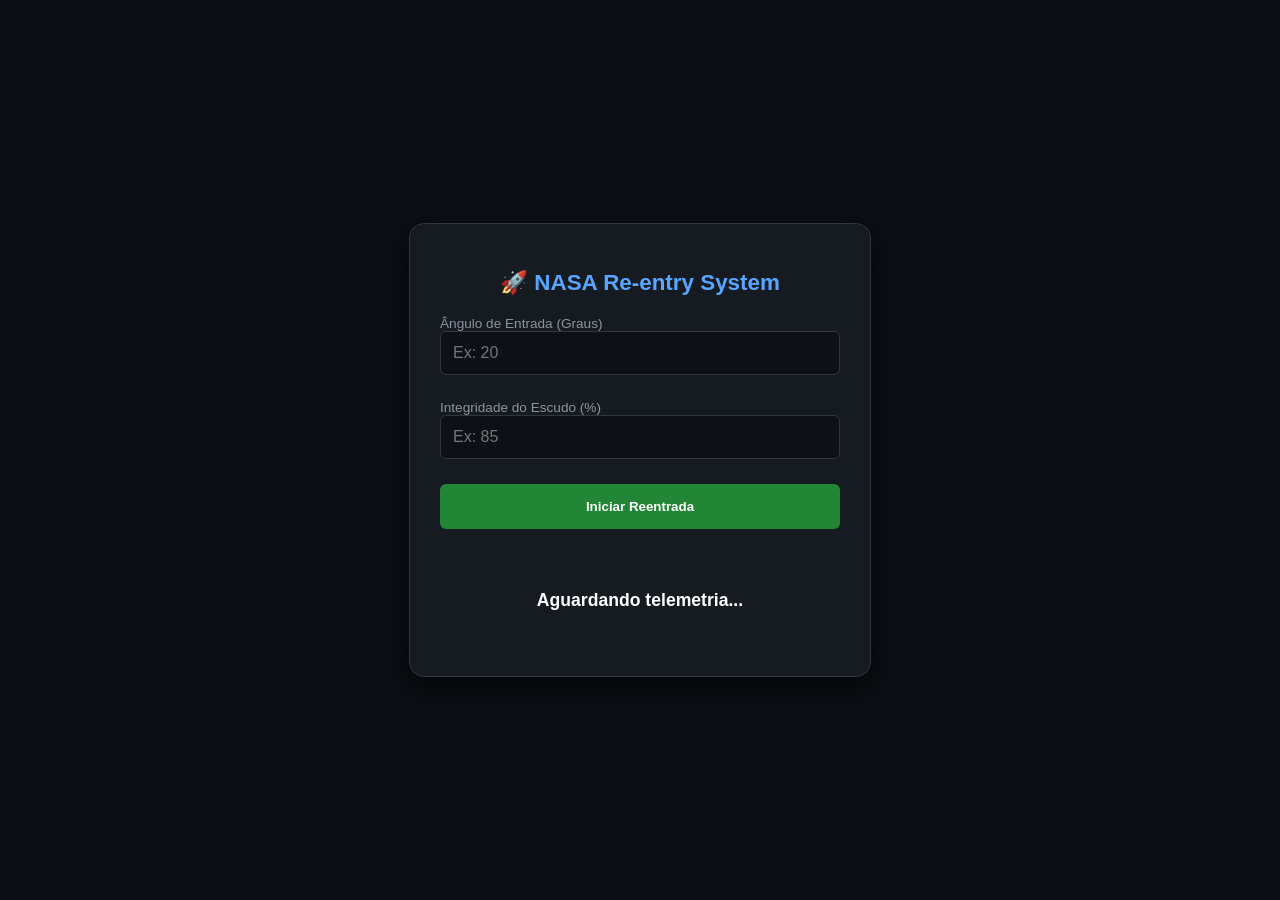
<file: Logica/JS desafios lógica/Desafios 1/Reentrada Atmosférica (Controle de Espaçonave)/index.html>
<!DOCTYPE html>
<html lang="pt-br">
<head>
    <meta charset="UTF-8">
    <title>NASA Control - Reentrada Atmosférica</title>
    <style>
        body {
            background-color: #0b0e14;
            color: white;
            font-family: 'Segoe UI', sans-serif;
            display: flex;
            flex-direction: column;
            justify-content: center;
            align-items: center;
            min-height: 100vh;
            margin: 0;
        }

        .container {
            background-color: #161b22;
            padding: 30px;
            border-radius: 15px;
            box-shadow: 0 10px 30px rgba(0,0,0,0.7);
            text-align: center;
            width: 100%;
            max-width: 400px;
            border: 1px solid #30363d;
        }

        h1 { color: #58a6ff; font-size: 1.4rem; margin-bottom: 20px; }

        label { display: block; margin-top: 15px; font-size: 0.85rem; color: #8b949e; text-align: left; }

        input {
            padding: 12px;
            font-size: 1rem;
            border-radius: 6px;
            border: 1px solid #30363d;
            background: #0d1117;
            color: #c9d1d9;
            margin-bottom: 10px;
            width: 100%;
            box-sizing: border-box;
        }

        button {
            background-color: #238636;
            color: white;
            border: none;
            padding: 15px;
            border-radius: 6px;
            font-weight: bold;
            cursor: pointer;
            width: 100%;
            margin-top: 15px;
            transition: 0.2s;
        }

        button:hover { background-color: #2ea043; }

        #resultado-logica {
            margin-top: 25px;
            padding: 15px;
            border-radius: 6px;
            font-size: 1.1rem;
            font-weight: bold;
            border: 1px solid transparent;
            min-height: 60px;
            display: flex;
            align-items: center;
            justify-content: center;
        }
    </style>
</head>
<body>

    <div class="container">
        <h1>🚀 NASA Re-entry System</h1>
        
        <label>Ângulo de Entrada (Graus)</label>
        <input type="number" id="anguloInput" placeholder="Ex: 20">

        <label>Integridade do Escudo (%)</label>
        <input type="number" id="escudoInput" placeholder="Ex: 85">

        <button id="btnCalcular">Iniciar Reentrada</button>

        <div id="resultado-logica">Aguardando telemetria...</div>
    </div>

    <script>
        const btn = document.getElementById('btnCalcular');
        const display = document.getElementById('resultado-logica');
        //Chamar váriavel display seguir padrão de da variavel btn

        //Liga o seu código HTML à ação do usuário
        btn.addEventListener('click', () => {
            const angulo = parseFloat(document.getElementById('anguloInput').value);
            const escudo = parseFloat(document.getElementById('escudoInput').value);
            //Chamar váriavel escudo seguir padrão de da variavel angulo objeto (resultado-logica)
            
            let mensagem = "";
            let cor = "";
            let reentradaSegura = true;
            // --- LÓGICA DE REENTRADA ---

            //"#3fb950"; // Verde
            //"#f85149"; //Vermelho
            //"#d29922"; // Amarelo

            // Validação de entrada: se não for número, dispara erro.
            if (isNaN(angulo) || isNaN(escudo)) {
                mensagem = "❌ Insira os dados da telemetria!";
                cor = "#f85149";
            }
            if (escudo < 0 || escudo > 100) {
                mensagem = "❌ Integridade do escudo inválida! Deve ser entre 0% e 100%.";
                cor = "#f85149";
                reentradaSegura = false;
            }
            else if (angulo < 15) {
                mensagem = "⚠️ ERRO: Ângulo muito raso. A nave ricocheteou na atmosfera!";
                cor = "#f85149";
                reentradaSegura = false;
            }
            else if (angulo > 25){
                mensagem = "🔥 CRÍTICO: Ângulo muito inclinado. A nave se desintegrou pelo calor!";
                cor = "#f85149";
                reentradaSegura = false;
            }
            else if (angulo > 15 && angulo < 25){
                if (escudo >= 90){
                    mensagem = "✅ SUCESSO: Reentrada perfeita e escudo íntegro!";
                    cor = "#3fb950";
                    reentradaSegura = true;
                }
                else if (escudo >= 50 && escudo < 90){
                    mensagem = "⚠️ ATENÇÃO: Reentrada segura, mas o escudo requer manutenção.";
                    cor = "#d29922";
                    reentradaSegura = true;
                }
                else if (escudo < 50) {
                    mensagem = "🚨 PERIGO: Reentrada instável! Escudo com danos críticos."
                    cor = "#f85149";
                    reentradaSegura = false;
                }
                if (mensagem === "") {
                    console.log ("✅Reentrada segura: Todos os parâmetros estão dentro dos limites operacionais.");
                    cor = "#3fb950";
                    reentradaSegura = true;
                }
                else {
                    console.log ("🚨Reentrada falhou: Verifique os parâmetros de telemetria.");
                    console.log ("Motivo: " + mensagem);
                }
            }
            //Segue Continuidade da Lógica....

            display.innerText = mensagem;
            display.style.color = cor;
            display.style.borderColor = cor;
            //Chamar borderColor seguir padrão display.style.color = cor;
        });
    </script>
    
</body>
</html>
</file>
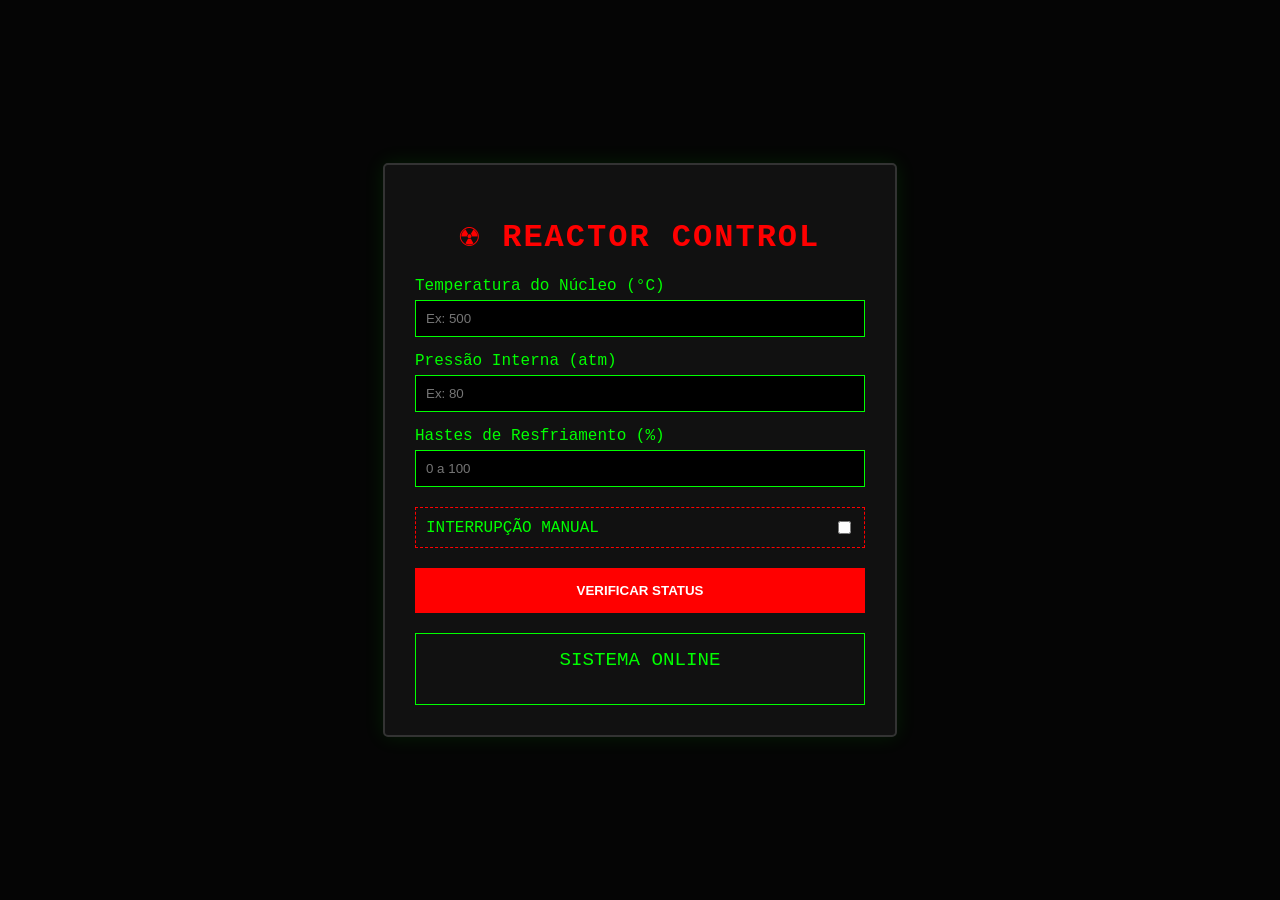
<file: Logica/JS desafios lógica/Desafios 1/Sistema de Controle do Reator (Usina Nuclear)/index.html>
<!DOCTYPE html>
<html lang="pt-br">
<head>
    <meta charset="UTF-8">
    <title>Nuclear Control Panel - FIAP</title>
    <style>
        body {
            background-color: #050505;
            color: #00ff00; /* Verde Matrix/Terminal */
            font-family: 'Courier New', Courier, monospace;
            display: flex;
            justify-content: center;
            align-items: center;
            min-height: 100vh;
            margin: 0;
        }

        .container {
            background-color: #111;
            padding: 30px;
            border: 2px solid #333;
            border-radius: 5px;
            width: 100%;
            max-width: 450px;
            box-shadow: 0 0 20px rgba(0, 255, 0, 0.1);
        }

        h1 { text-align: center; color: #ff0000; text-transform: uppercase; letter-spacing: 2px; }

        label { display: block; margin-top: 15px; color: #00ff00; }

        input[type="number"] {
            width: 100%;
            padding: 10px;
            background: #000;
            border: 1px solid #00ff00;
            color: #00ff00;
            margin-top: 5px;
            box-sizing: border-box;
        }

        .switch-group {
            margin: 20px 0;
            padding: 10px;
            border: 1px dashed #ff0000;
            display: flex;
            align-items: center;
            justify-content: space-between;
        }

        button {
            background-color: #ff0000;
            color: white;
            border: none;
            padding: 15px;
            width: 100%;
            font-weight: bold;
            cursor: pointer;
            text-transform: uppercase;
        }

        button:hover { background-color: #990000; }

        #resultado-logica {
            margin-top: 20px;
            padding: 15px;
            text-align: center;
            font-size: 1.2rem;
            border: 1px solid #00ff00;
            min-height: 40px;
        }
    </style>
</head>
<body>

    <div class="container">
        <h1>☢️ Reactor Control</h1>
        
        <label>Temperatura do Núcleo (°C)</label>
        <input type="number" id="tempInput" placeholder="Ex: 500">

        <label>Pressão Interna (atm)</label>
        <input type="number" id="presInput" placeholder="Ex: 80">

        <label>Hastes de Resfriamento (%)</label>
        <input type="number" id="hastesInput" placeholder="0 a 100">

        <div class="switch-group">
            <span>INTERRUPÇÃO MANUAL</span>
            <input type="checkbox" id="manualSwitch">
        </div>

        <button id="btnCheck">Verificar Status</button>

        <div id="resultado-logica">SISTEMA ONLINE</div>
    </div>

    <script>
        // 1. Capturar o botão e o campo de saída (monitor)
        const btn = document.getElementById('btnCheck');
        const monitor = document.getElementById('resultado-logica');
        // Chamar variável monitor seguindo o padrão da variável btn usando o objeto (resultado-logica) 

        // 2. Evento de Clique
        btn.addEventListener('click', () => {
            
            // 3. Capturar os valores dos inputs
            const temp = parseFloat(document.getElementById('tempInput').value);
            const pres = parseFloat(document.getElementById('presInput').value);
            const hastes = parseFloat(document.getElementById('hastesInput').value);
            const manual = document.getElementById('manualSwitch').checked;
            // Chamar variável pres (pressão) seguindo o padrão
            // Chamar variável hastes seguindo o padrão
            
            // Capturar o valor do checkbox (booleano)
            

            let msg = "";
            let cor = "";
            let reentradaSegura = true;

            // Cores para os alunos usarem:
            // Estável: "#00ff00" (Verde)
            // Alerta: "#ffff00" (Amarelo)
            // Crítico: "#ff0000" (Vermelho)

            // --- INÍCIO DA LÓGICA DE PRIORIDADE CRÍTICA ---

            // Validação de entrada: se não for número, dispara erro.
            if (isNaN(temp) || isNaN(pres) || isNaN(hastes)) {
                msg = "ERRO: SENSORES ILEGÍVEIS";
                cor = "#ffff00";
                reentradaSegura = false;
            } 
            //Continue a lógica aqui....
            if (manual || pres > 100){
                msg = "ALERTA: INTERRUPÇÃO MANUAL ATIVADA OU PRESSÃO EXCESSIVA!";
                cor = "#ffff00";
                reentradaSegura = false;
            }
            else if (temp > 700 && hastes == 0){
                msg = "CRÍTICO: RISCO DE FUSÃO, VERIFIQUE A TEMPERATURA E AS HASTES DE REFRIGERAÇÃO!";
                cor = "#ff0000";
                reentradaSegura = false;
            }
                else if (temp > 700){
                msg = "CRÍTICO: TEMPERATURA CRÍTICA, VERIFIQUE IMEDIATAMENTE!";
                cor = "#ff0000";
                reentradaSegura = false;
                }
                else if (hastes == 0){
                    msg = "CRÍTICO: HASTES DE REFRIGERAÇÃO TOTALMENTE  RETRAÍDAS, VERIFIQUE IMEDIATAMENTE!";
                    cor = "#ff0000";
                    reentradaSegura = false;
                }
            else if (400 < temp && temp < 700){
                msg = "ALERTA: USINA EM ESTADO DE ATENÇÃO, VERIFIQUE A TEMPERATURA!";
                cor = "#ffff00";
                reentradaSegura = false;
            }
            else {
                if (temp <= 400 && pres <= 100 && hastes > 0) {
                    reentradaSegura = true;
                    msg = "ESTÁVEL: USINA OPERANDO DENTRO DOS PARÂMETROS NORMAIS.";
                    cor = "#00ff00";
                }
                else {
                    msg = "ALERTA: VERIFICAR OS PARÂMETROS DE SEGURANÇA IMEDIATAMENTE!";
                    cor = "#ffff00";
                    reentradaSegura = false;
                }
            }

            if(msg === ""){
                console.log("ESTÁVEL: USINA OPERANDO DENTRO DOS PARÂMETROS NORMAIS.");
                cor = "#00ff00";
                reentradaSegura = true;
            }
            else {
                console.log("ALERTA: VERIFICAR OS PARÂMETROS DE SEGURANÇA IMEDIATAMENTE!");
                console.log("Motivo: " + msg);
                reentradaSegura = false;
            }
            // 4. Exibir os resultados no monitor (DOM)
            monitor.innerText = msg;
            monitor.style.color = cor;
            monitor.style.borderColor = cor;
            // Chamar borderColor seguir o padrão acima
            
        });
    </script>
</body>
</html>
</file>
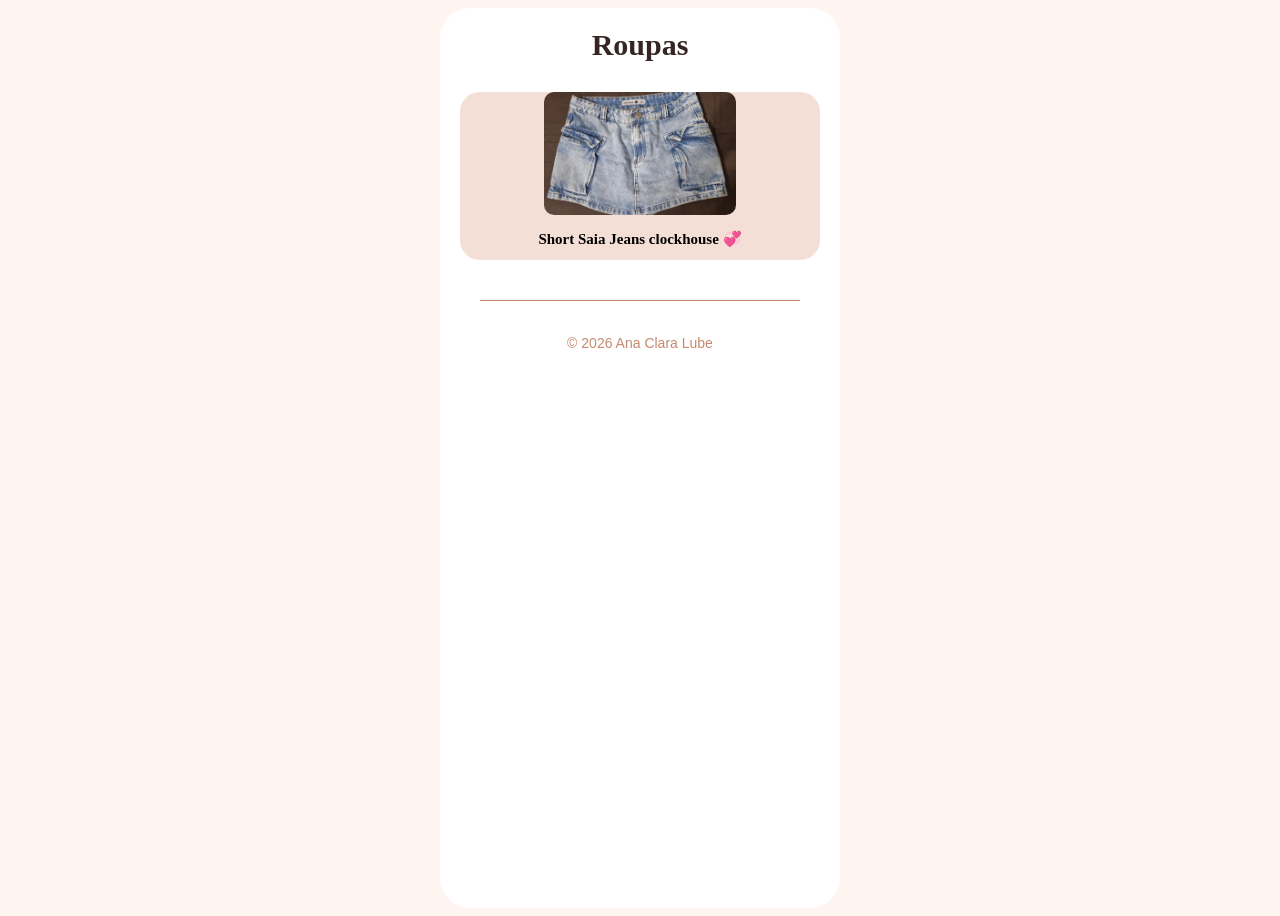
<file: Front-End/minisite/roupas.html>
<!DOCTYPE html>
<html lang="en">
<head>
    <meta charset="UTF-8">
    <meta name="viewport" content="width=device-width, initial-scale=1.0">
    <title>Desapegos da Lube</title>
    <link rel="stylesheet" href="style.css">
    <link rel="stylesheet"
href="https://cdnjs.cloudflare.com/ajax/libs/font-awesome/6.5.2/css/all.min.css">
     <link rel="preconnect" href="https://fonts.googleapis.com">
    <link rel="preconnect" href="https://fonts.gstatic.com" crossorigin>
    <link href="https://fonts.googleapis.com/css2?family=Poppins:wght@300;400;500;600;700&display=swap" rel="stylesheet">
    <meta name="viewport" content="width=device-width, initial-scale=1.0">
</head>
<body>
    <main class="container">
        <h1>Roupas</h1>
        <section class="cards">
        <div class="card-opcao">
            <img class='img-roupa' src="shortsaia.png">
            <h2>Short Saia Jeans clockhouse 💞</h2>
            </div>
        </section>
       
    <hr class="divider">
    <footer>
        <p>&copy 2026 Ana Clara Lube</p>
    </footer>
    </main>
</body>
</html>
</file>
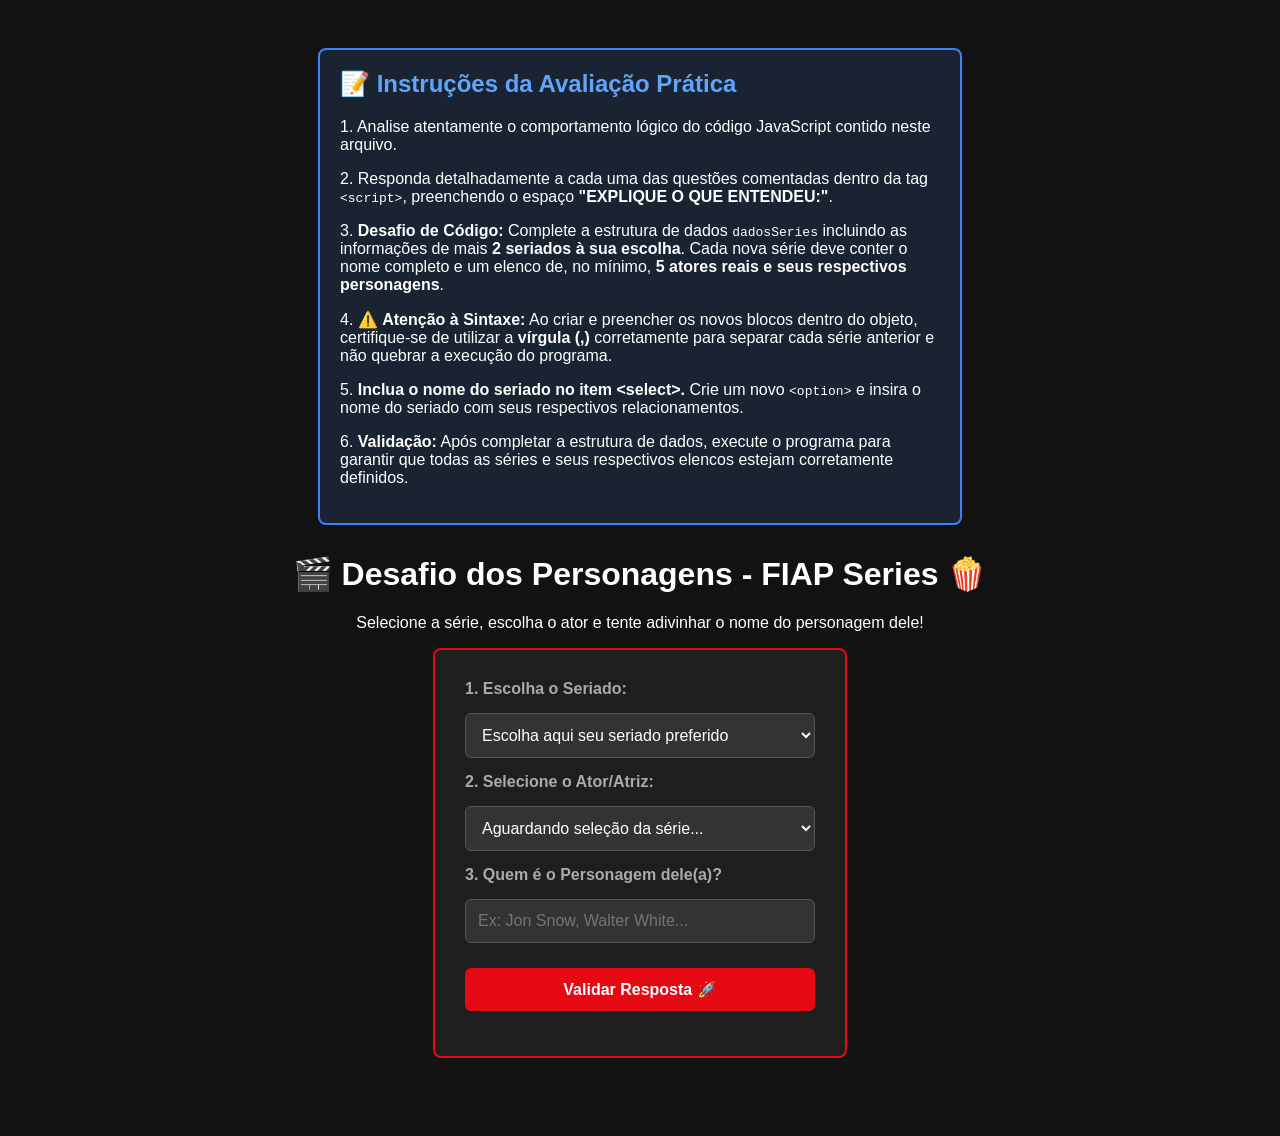
<file: Logica/JS desafio dos personagens/elenco.html>
<!DOCTYPE html>
<html lang="pt-br">
<head>
    <meta charset="UTF-8">
    <title>Elenco Revealed - Avaliação Prática</title>
    <style>
        body { font-family: 'Segoe UI', sans-serif; background: #121212; color: white; padding: 40px; text-align: center; }
        .instrucoes { background: #1a2332; border: 2px solid #3b82f6; padding: 20px; border-radius: 8px; max-width: 600px; margin: 0 auto 30px auto; text-align: left; }
        .instrucoes h2 { color: #60a5fa; margin-top: 0; }
        .container { background: #1e1e1e; padding: 30px; display: inline-block; border-radius: 12px; border: 1px solid #e50914; min-width: 400px; text-align: left; margin-bottom: 30px; }
        h1 { color: #2ecc71; text-align: center; margin-top: 0; } /* Verde para celebrar o acerto */
        ul { list-style: none; padding: 0; }
        li { padding: 12px; margin: 8px 0; background: #2d2d2d; border-radius: 6px; font-size: 1.1rem; display: flex; justify-content: space-between; }
        .destaque { background: #2ecc71; color: black; font-weight: bold; border-left: 5px solid #fff; }
        .badge-personagem { color: #ffcc00; font-style: italic; }
        .destaque .badge-personagem { color: #000; font-weight: 900; }
        a { color: #e50914; display: block; text-align: center; margin-top: 25px; text-decoration: none; font-weight: bold; }
        a:hover { text-decoration: underline; }
    </style>
</head>
<body>

    <div class="instrucoes">
        <h2>📝 Instruções da Avaliação Prática - Parte 2</h2>
        <p>1. Analise o fluxo de transição de dados entre a primeira página e esta tela de sucesso.</p>
        <p>2. Responda detalhadamente às perguntas de engenharia de software listadas nos comentários do <code>&lt;script&gt;</code>.</p>
        <p>3. Use suas próprias palavras para preencher cada espaço <strong>"EXPLIQUE O QUE ENTENDEU:"</strong>.</p>
    </div>

    <div class="container">
        <h1>🎉 Resposta Correta!</h1>
        <p><strong>Série:</strong> <span id="nomeSerie">...</span></p>
        <p><strong>Você desvendou:</strong> <span id="atorValidado" style="color: #2ecc71; font-weight: bold;">...</span></p>
        
        <h3>👥 Guia de Elenco e Personagens:</h3>
        <ul id="listaCompleta">
            </ul>

        <a href="index.html">← Jogar Novamente</a>
    </div>

    <script>
        /* ===================================================================
           [NÍVEL 5] - PERSISTÊNCIA E RECUPERAÇÃO DE SESSÃO (LOCALSTORAGE)
           =================================================================== */
        function carregarElenco() {
            
            const dadosTexto = localStorage.getItem('quizSerieSalva');
            /* ❓ PERGUNTA 13: Para que serve o método "localStorage.getItem()"? O que acontece se o usuário fechar o navegador e abrir esta página diretamente no dia seguinte?
               ✍️ EXPLIQUE O QUE ENTENDEU:
               O método "localStorage.getItem()" serve para buscar e recuperar uma informação que foi previamente salva no armazenamento local do navegador através de uma chave específica (neste caso, 'quizSerieSalva').
               Como o LocalStorage tem persistência de dados de longo prazo, se o usuário fechar o navegador e abrir a página no dia seguinte, os dados ainda estarão lá guardados perfeitamente e a página carregará o elenco normalmente.
            */

            
            if (!dadosTexto) {
                alert("Nenhum dado de jogo encontrado!");
                window.location.href = "index.html";
                return;
            }
            /* ❓ PERGUNTA 14: Por que essa verificação de segurança "if (!dadosTexto)" é considerada uma boa prática em páginas que dependem de dados externos ou de sessões anteriores?
               ✍️ EXPLIQUE O QUE ENTENDEU:
               Essa verificação impede que a página tente renderizar dados vazios ou inexistentes, o que causaria quebras e erros críticos de execução no script (como tentar ler propriedades de algo 'null'). 
               Ao validar a existência do dado e redirecionar o usuário de volta com o "window.location.href", garantimos uma experiência controlada e amigável (UX), além de blindar a aplicação contra acessos diretos indevidos à URL.
            */

            
            const dadosObjeto = JSON.parse(dadosTexto);
            /* ❓ PERGUNTA 15: Qual é o papel do método "JSON.parse()" nesta linha? O que mudou na constante "dadosObjeto" em relação à constante "dadosTexto"?
               ✍️ EXPLIQUE O QUE ENTENDEU:
               O papel do "JSON.parse()" é converter uma string de texto formatada em padrão JSON de volta para um objeto nativo do JavaScript.
               A diferença é que "dadosTexto" era apenas uma linha corrida de texto bruto (string), inviável de ser segmentada de forma simples. Já "dadosObjeto" tornou-se um Objeto manipulável, permitindo acessar propriedades estruturadas diretamente por chaves (ex: dadosObjeto.serieNome).
            */

            document.getElementById('nomeSerie').innerText = dadosObjeto.serieNome;
            document.getElementById('atorValidado').innerText = `${dadosObjeto.atorNome}`;

            const listaUl = document.getElementById('listaCompleta');
            listaUl.innerHTML = "";


            /* ===================================================================
               [NÍVEL 6] - ITERAÇÃO AVANÇADA E MANIPULAÇÃO DINÂMICA DE CLASSES
               =================================================================== */
            
            Object.entries(dadosObjeto.elencoCompleto).forEach(([ator, personagem]) => {
                /* ❓ PERGUNTA 16: O que o método "Object.entries()" faz com o objeto de dados recebido? Explique a utilidade da sintaxe "([ator, personagem])" dentro do forEach.
                   ✍️ EXPLIQUE O QUE ENTENDEU:
                   O método "Object.entries()" transforma um objeto em um array de arrays menores, onde cada sub-array contém um par composto por [chave, valor].
                   A sintaxe "([ator, personagem])" usa o recurso de desestruturação (Destructuring) do JavaScript. Ela serve para isolar diretamente a chave (nome do ator) e o valor (nome do personagem) em variáveis distintas a cada ciclo do loop, poupando a necessidade de acessar propriedades manualmente dentro do laço.
                */

                const itemLista = document.createElement('li');
                
                
                const personagemFormatado = personagem.replace(/(^\w{1})|(\s+\w{1})/g, l => l.toUpperCase());
                /* ❓ PERGUNTA 17: O método ".replace()" está usando uma Expressão Regular (RegEx). O que esse código específico faz visualmente com o texto do personagem (ex: de "jon snow" para "Jon Snow")?
                   ✍️ EXPLIQUE O QUE ENTENDEU:
                   Esse código localiza a primeira letra do início da string (^\w{1}) e a primeira letra de cada palavra antecedida por um espaço em branco (\s+\w{1}). Em seguida, transforma essas letras específicas em maiúsculas por meio de uma função callback (l => l.toUpperCase()). 
                   Visualmente, o texto passa a exibir iniciais maiúsculas em todas as palavras, capitalizando nomes próprios de forma elegante na interface.
                */

                itemLista.innerHTML = `<span>👤 ${ator}</span> <span class="badge-personagem">🎬 ${personagemFormatado}</span>`;

                
                if (ator === dadosObjeto.atorNome) {
                    itemLista.classList.add('destaque');
                }
                /* ❓ PERGUNTA 18: Explique a lógica por trás da comparação "if (ator === dadosObjeto.atorNome)". O que o método ".classList.add('destaque')" provoca visualmente na página do usuário?
                   ✍️ EXPLIQUE O QUE ENTENDEU:
                   A condição checa se o ator que está sendo renderizado na iteração atual do loop é exatamente o mesmo ator que o usuário selecionou e acertou na tela anterior.
                   O método ".classList.add('destaque')" insere a classe CSS "destaque" apenas nesse item específico da lista. Visualmente, isso faz com que a linha do ator que gerou a vitória ganhe um fundo verde e bordas diferenciadas, realçando o acerto do jogador em meio aos demais componentes do elenco.
                */

                listaUl.appendChild(itemLista);
            });
        }

        carregarElenco();
    </script>
</body>
</html>
</file>
<file: Front-End/Adote.me/styles.css>
/*572547- Pedro Lucas Souza Provadelli - v15 — P5 Rosa · T2 PlayfairManrope · S4 · D2 Regular */
body{
    display: flex;
    flex-direction: column;
    background-color: #3D1A2E;
    margin: 0;
    padding: 16px;
}

.site-header        { order: 1; }
.hero               { order: 2; }
.categories         { order: 3; }
.steps              { order: 4; } 
.pets               { order: 5; } 
.adopt-form-section {order:  6; }
.cta-banner         { order: 7; }
.testimonials       { order: 8; }
.site-footer        { order: 9; }

main{
  display: flex;
  flex-direction: column;
  align-items: center;
  width: 1408;
  height: 4294;
  padding: 0 48px 96px 48px;
   margin: 0 96px;
}

.page-frame{

  align-items: center;
  background-color: #FFF1F7;
  border-radius: 24px; 
  margin: 0 auto;
  width: 1408px;
}

/*<-- ======================= HEADER / NAV ======================= -->*/

.site-header{
  display: flex;
  flex-direction: row;
  justify-content: space-between;
  align-items: center;
  margin: 20px 48px;
  text-decoration: none;
  gap: 32px;
}

.brand{
  width: 115.00199890136719;
  height: 18.468000411987305;
  text-decoration: none;
  opacity: 1;
  font-family: 'Fraunces', serif;
  font-size: 1.5rem;
}

.brand__mark .brand__suffix{
  color:#3D1A2E;
}

.brand__dot{
  color: #ac62f1; 
}

.main-nav__list{
  font-family: manrope, sans-serif;
  display: flex;
  gap: 28px; 
  color: #3D1A2E;
  align-items: center;
  font-size: 15px;
  font-weight: 500;
}

.main-nav__list a{
  text-decoration: none;
  color: #3D1A2E;
  opacity: 1;
}

.header-actions{
  display: flex;
  gap: 12px;
  width: 195px;
  height: 44px;
}

.icon-button{
  width: 40px;
  height: 40px;
  border-radius: 999px;
  border: 1.8px solid #3D1A2E;
  background-color: transparent;
}

.icon-button svg{
  font-family: 'Manrope', sans-serif;
  font-weight: 500;
  font-size: 16px;
}

.btn--primary {
  display: flex;
  align-items: center;
  font-family: 'Manrope', sans-serif;
  font-weight: 600;
  font-size: 15px;
  color:#3D1A2E;
  text-decoration: none;
  background-color: #F9A8D4;
  border-radius: 999px;
  padding: 12px 24px;
}

.btn--primary:hover {
  background-color: #F58FA7;
}

/*<-- ============================ HERO ============================ -->*/

.hero{
  width: 1200px;
  height: 438px;
  display: flex;
  align-items: center;
  justify-content: space-between;
  padding: 4rem 6rem;
  border-radius: 24px;
  width: 1200px;
  height: 438px;
  margin: 0 auto;
  box-sizing: border-box;
  gap: 64px;
  background: linear-gradient(180deg, #FFD9EA 0%, #FBE8F1 100%);
}

.hero__copy{
  width: 640px;
  height: 310px;    
}

.hero__title{
  display: flex;
  font-family: 'Playfair Display', serif;
  font-size: 88px;
  color: #3D1A32; 
  line-height: 95%;
  margin: 20px;
  font-weight: 900;
  letter-spacing: -2px;
}

.hero__lead{
  font-size: 1.05rem;
  color: #614655; 
  line-height: 1.6;
   margin-bottom: 20px;    
}

.hero__actions{
  display: flex;
  gap: 1rem;
  align-items: center;
}

.btn--ghost{
  font-family: 'Manrope', sans-serif;
  font-weight: 600;
  font-size: 15px;
  color:#3D1A2E;
  text-decoration: none;
  background-color: transparent;
  border-radius: 999px;
  border: 2px solid #3D1A2E;
  padding: 12px 24px;
}

.hero__art{
  flex: 1;
  display: flex;
  justify-content: center;
  gap: 1.5rem;
  user-select: none;
}

.hero__emoji{
  font-size: 7.5rem; 
    line-height: 1;
}

.section-head {
  max-width: 640px;
  margin: 0 auto 56px auto;
  text-align: center;
}

.section-head h2 {
  font-size: 40px;
  letter-spacing: -0.02em;
  margin-bottom: 16px;
  color: #3D1A2E;
}

.section-head__lead {
  font-size: 1.15rem;
  color: #3D1A2E;
}

.section-head--split {
  max-width: 100%;
  display: flex;
  justify-content: space-between;
  align-items: flex-end;
  text-align: left;
  margin-bottom: 48px;
}
/*<-- ====================== CATEGORIAS DE PET ====================== -->*/
.categories {
  width: 1200px;
  height: 286px;
  display: flex;
  flex-direction: column;
  align-items: center;
  margin-top: 50px;    
}

.category-grid {
  width: 1200px;
  height: 174px;
  display: grid;
  grid-template-columns: repeat(4, 1fr);
  gap: 20px;
  text-align: center;
  margin-top: 0px;
}

.category-card {
  display: flex;
  flex-direction: column;
  width: 285px;
  height: 174px;
  justify-content: center;
  align-items: center;
  padding: 28px 20px;
  border-radius: 24px;
  margin: 0px;
  transition: 0.3s;
  border: 1.5px solid #F2D6E3;
  text-align: center;
  color: #3D1A2E;
}

.category-card:hover {
  background-color: #ffffff;
  border-color: #3D1A2E;
  box-shadow: rgba(255, 255, 255, 0.74);
}

.category-card__icon {
  font-size: 30px;
  display: inline-block;
  margin-bottom: 5px;
}

.category-card h3 {
  font-size: 18px;
  margin-bottom: 0px;
  font-weight: 700;
}

.category-card p {
  font-size: 14px;
  font-family: 'Manrope', sans-serif;
  font-weight: 400;  
}

  .category-card--1 { border: 1.5px solid #F2D6E3; 
  background-color: #FFD9EA;}
  .category-card--2 { border: 1.5px solid #F2D6E3;
  background-color:#E4DEFB ;} 
  .category-card--3 { border: 1.5px solid #F2D6E3; 
  background-color:#D6F5E0 ;}
  .category-card--4 { border: 1.5px solid #F2D6E3; 
  background-color:#D2F2FA ;
}

/*<-- ====================== PETS EM DESTAQUE ====================== -->*/

.pets {
  width: 1200px;
  height: 996px;
  padding: 80px 0;
  margin: 32px;
  align-items: center;
  margin-top: 96px;    
}

.pets-title{
  font-family: 'Playfair Display', sans-serif;
  font-weight: 700;
  font-size: 40px;
}

.section-head__lead{
  font-family: 'Manrope', sans-serif;
  font-weight: 400;
  font-size: 16px;
}

.pet-grid {
  display: grid;
  grid-template-columns: repeat(3, 1fr);
  gap: 32px;
}

.pet-card {
  background-color: #ffffff;
  border: 1px solid transparent ;
  border-radius: 16px;
  overflow: hidden;
  transition: 0.3s;
  width: 384px;
  height: 398px;
  box-shadow: 0 6px 24px -12px #3D1A2E;
}

.pet-card__media {
  background-color: #E4DEFB;
  height: 270px;
  width: 384px;
  display: flex;
  align-items: center;
  justify-content: center;
  position: relative;
  border-bottom: 1px solid #F2D6E3;
}

.pet-card__photo {
  font-size: 72px;
}

.pet-card__badge {
  position: absolute;
  font-family: 'Manrope', sans-serif;
  top: 16px;
  left: 16px;
  padding: 6px 14px;
  border-radius: 30px;
  font-size: 11px;
  font-weight: 700;
  text-transform: uppercase;
  letter-spacing: 0.05em;
}

  .pet-card__badge--new { background-color: #86EFAC; color: #3D1A2E; }
  .pet-card__badge--urgent { background-color: #A78BFA; color: #3D1A2E; }
  .pet-card__badge--calm { background-color: #67E8F9; color: #3D1A2E; }

.pet-card__body {
  display: flex;
  flex-direction: column;
  width: 384px;
  height: 128px;
  margin: 6px;
}

.pet-card__body h3 {
  font-size: 20px;
  font-family: 'Playfair Display', sans-serif;
  color: #3D1A2E;
  margin: 5px 5px 5px 8px;
}

.pet-card__meta {
  color: #3D1A2E;
  font-size:14px;
  font-family: 'Manrope',sans-serif;
  font-weight: 400;
 margin: 5px 5px 5px 8px;  
}

.pet-card__body a{
  align-self: flex-start;
  font-family: 'Manrope', sans-serif;
  font-weight: 600;
  font-size: 13px;
  background-color: #FFFFFF;
  border: 1.5px solid #3D1A2E;
  border-radius: 999px;
  color:#3D1A2E;
  padding: 8px 10px;
  margin: 3px 5px 10px 8px;
  transition: 0.3s;
}

.pet-card__body a:hover{
  background-color: #2D142C;
  color: #FFFFFF
}

 /*<-- ====================== COMO ADOTAR (3 PASSOS) ====================== -->*/

.steps {
  margin-bottom: 80px;
  padding: 80px 0;
  width: 1200px;
  height: 307px;
  align-items: center;
  margin: 32px;
}

.steps-grid {
  width: 100%;
  display: grid;
  grid-template-columns: repeat(3, 1fr);
}

.step-card {
  width: 384px;
  height: 195px;
  position: relative;
  padding: 28px 24px;
  margin: 12px;
  border: 1.5 solid #F2D6E3;
  border-radius: 16px;
  transition: 0.3s;
}

.step-card__number {
  font-family: 'Playfair Display', sans-serif;
  font-size: 20px;
  font-weight: 900;
  color: #FFF1F7;
  text-align: center;
  width: 40px;
  height: 40px;
  display: flex;
  align-items: center;
  justify-content: center;
  background-color: #3D1A2E;
  border-radius: 999px;
  top: 12px;
  right: 24px;
  line-height: 100%;
}

.step-card h3 {
  font-size: 1.4rem;
  margin-bottom: 12px;
}

.step-card p {
  color: var(--color-text-muted);
}

  .step-card--1{border: 1.5px solid #F2D6E3;background-color: #FFD9EA;}
  .step-card--2{border: 1.5px solid #F2D6E3;background-color: #E4DEFB;}
  .step-card--3{border: 1.5px solid #F2D6E3;background-color: #D2F2FA;}
  .step-card:hover{
  background-color: #ffffff;
  border-color: #3D1A2E;
  box-shadow: rgba(255, 255, 255, 0.74);
}

/*<-- ====================== BANNER VERDE ====================== -->*/

.cta-banner { 
  width: 1200px;
  height: 363px;
  background-color: #86EFAC;   
  border-radius: 24px; 
  gap: 64px;
  margin: 300px 0px 90px 0px; 
  display: flex;
  justify-content: center;
  align-items: center;
}

.cta-banner__copy {
  width: 1072px;
  height: 235px;
  color: #3D1A2E;
  margin: 20px auto;
  display: flex;
  flex-direction: column;
  justify-content: space-between; 
  align-items: flex-start;
  text-align: left;
}

.cta-banner__copy h2 {
  font-size: 2.5rem;
  font-weight: 700;
  margin: 0;
  color: #3D1A2E;
}

.cta-banner__copy p {
  font-size: 1.1rem;
  margin: 0;
  color: #3D1A2E;
}

.cta-banner__list {
  display: flex;
  flex-direction: column;
  gap: 8px; 
  margin: 0;
}

.cta-banner__list li {
  display: flex;
  align-items: center;
  gap: 12px;
  font-weight: 500;
  color: #3D1A2E;
}

.cta-banner__list li::before {
  content: "✓";
  display: flex;
  align-items: center;
  justify-content: center;
  width: 22px;
  height: 22px;
  background-color: #3D1A2E; 
  color: #86EFAC;            
  border-radius: 50%;
  font-size: 0.8rem;
  font-weight: bold;
}

.cta-banner__copy .btn {
  background-color: #F472B6; 
  color: #3D1A2E;
  padding: 12px 28px;
  border-radius: 9999px; 
  text-decoration: none;
  font-weight: 700;
  border: none;
  transition: transform 0.2s ease, background-color 0.2s ease;
}

.cta-banner__copy .btn:hover {
  background-color: #EC4899;
  transform: scale(1.02);
}

.adopt-form-section {
  display: flex;
  margin-bottom: 96px;
  margin-top: 40px;
  flex-direction: column;
  padding: 80px 0;
  width: 880px;
  height: 943px;
  position: static; 
}

/*<-- ====================== FORMULÁRIO DE CADASTRO ====================== -->*/

.adopt-form {
  background-color: #ffffff;
  border: 1.5px solid #F2D6E3;
  padding: 56px;
  border-radius: 24px;
 box-shadow: 0 6px 24px -12px #3D1A2E;
}

.form-row {
  display: grid;
  grid-template-columns: 1fr 1fr;
  gap: 32px;
}

.form-field {
  display: flex;
  flex-direction: column;
  gap: 10px;
  margin-bottom: 28px;
}

.form-field textarea{
  display: flex;
  align-items: center;
  width: 765px;
  height: 100px;
  border-radius: 12px;
  padding: 12px 14px;
}

.form-field small{
  font-family: 'Manrope',sans-serif;
  font-weight: 400;
  font-size: 13px;
  color: #7A5066;
}

.form-field.form-field--split {
   display: grid; 
  grid-template-columns: 1fr 1fr;
  gap: 12px;
  margin-top: 7px;
  width: 367px;
  height: 67px;
  box-sizing: border-box;
}

.form-field.form-field--split > div {
  display: flex;
  flex-direction: column;
  gap: 6px; 
}

.form-field.form-field--split input[type="text"],
.form-field.form-field--split select {
  background-color: #FFF0F5; 
  border: 1.5px solid #F2D6E3;
  border-radius: 12px;
  padding: 10px 14px;   
  font-size: 14px;
  font-family: inherit;
  color: #2D142C;
  outline: none;
  width: 100%;
}

.form-field.form-field--split input[type="text"]:hover,
.form-field.form-field--split select:hover {
  border: 2.5px solid black;
}

.form-field.form-field--split select {
  background-repeat: no-repeat;
  background-position: right 14px center;
  padding-right: 32px; 
}

.form-field.form-field--split label {
  font-size: 14px;
  font-weight: 500;
  color: #2D142C;
}

input[type="text"],
input[type="email"],
input[type="tel"],
select,
textarea {
  width: 100%;
  padding: 10px 14px;
  border: 1.5px solid #F2D6E3;
  border-radius: 12px;
  background-color: #FFF1F7;
  transition: 0.3s;
}

input[type="range"] {
  accent-color: #F9A8D4;
  border-color: #F9A8D4;
  margin-top: 8px;
  
}

.form-group {
  border: none;
  padding: 0;
  margin: 0 0 32px 0;
}

.form-group legend {
  font-weight: 600;
  font-size: 0.9rem;
  color: #3D1A2E;
  font-family: 'Manrope' , sans-serif;
  margin-bottom: 14px;
}

.form-option {
  display: inline-flex;
  align-items: center;
  gap: 10px;
  font-family:'Manrope' , sans-serif; ;
  margin-right: 32px;
  font-weight: 400;
  cursor: pointer;
}

.form-option input[type="radio"],
.form-option input[type="checkbox"] {
  accent-color: #F2D6E3;
  border: 1.5px solid #F9A8D4;
  background-color: #FFFFFF;
  border-radius: 999px;
  width: 16px;
  height: 16px;
}

.form-option input[type="radio"]:checked::before,
.form-option input[type="checkbox"]:checked::before {
  content: "";
  width: 10px;
  height: 10px;
  border-radius: 50%;
  background-color: #2D142C;
}

.form-terms {
  border-top: 1px solid #F6DFE6; 
  padding-top: 24px; 
  margin-top: 12px; 
  width: 100%; 
  display: inline-flex;
  align-items: center;
  gap: 10px;
}

.form-terms {
  margin-top: 4px;
  margin-bottom: 10px ;
  font-size: 14px;
  font-family: 'Manrope',sans-serif;
  font-weight: 400;
  color: #2D142C;
}

.form-terms input[type="checkbox"] {
  border-radius: 6px;
}

.form-terms input[type="checkbox"]:checked::before {
  border-radius: 2px;
  width: 10px;
  height: 10px;
}

.form-terms a {
  font-family: 'Manrope',sans-serif;
  font-weight: 400;
  color: #2D142C;
  text-decoration: none;    
}

.form-hint {
  font-size: 13px;
  font-weight: 400;
  font-family:' Manrope', sans-serif;
  color: #3D1A2E;
}

.form-field {
  font-family: ' Manrope', sans-serif;
  display: flex;
  flex-direction: column;
  gap: 12px;
  max-width: 400px; 
}

.form-field label {
  color: #2D142C; 
  font-size: 1rem;
  font-weight: 500;
}

#f-idade-val {
  font-weight: 600;
}

input[type="range"]#f-idade {
  appearance: none;
  -webkit-appearance: none;
  width: 100%;
  height: 6px;
  border-radius: 10px;
  outline: none;
  background: linear-gradient(to right, #F8A5C2 0%, #F8A5C2 33.3%, #F6DFE6 33.3%, #F6DFE6 100%);
  cursor: pointer;
  margin-top: 16px;
}

input[type="range"]#f-idade::-webkit-slider-thumb {
  appearance: none;
  -webkit-appearance: none;
  width: 0; height: 0;
}

input[type="range"]#f-idade::-moz-range-thumb {
  width: 0; height: 0; border: none;
}

.form-actions {
  margin-top: auto; 
}

.btn--block {
  width: 100%;
}

.form-actions button{
  display: flex;
  align-items: center;
  justify-content: center;
  background-color: #F8A5C2;
  color: #2D142C;
  font-family: 'Manrope', sans-serif;
  text-decoration: none;
  font-size: 16px;
  font-weight: 600;
  padding: 16px;
  border: none;
  border-radius: 100px;
  cursor: pointer;
  transition: background-color 0.2s ease;
}

.form-actions button:hover {
  background-color: #F58FA7;
}

/*<-- ====================== DEPOIMENTOS ====================== -->*/

.testimonials {
  width: 1200px;
  padding: 60px 20px;
  background-color: #FFF1F7; 
  font-family: 'Inter', sans-serif;
  text-align: center;
  margin-top: 0px;
}

.section-head {
  margin-bottom: 40px;
}

.section-head h2 {
  font-family: 'Playfair Display', serif;
  font-size: 2.5rem;
  color: #2D142C;
  margin-bottom: 10px;
}

.section-head__lead {
  font-size: 1rem;
  color: #665365;
  margin: 0;
}

.testimonial-grid {
  display: flex;
  justify-content: center;
  gap: 24px;
  list-style: none;
  padding: 0;
  margin: 0 auto;
  flex-wrap: wrap; 
}

.testimonial-card {
  background-color: #7BEBA7;
  border-radius: 16px;
  padding: 30px;
  flex: 1;
  min-width: 320px;
  max-width: 540px;
  text-align: left; 
  box-sizing: border-box;
  display: flex;
  flex-direction: column;
  justify-content: space-between; 
  box-shadow: 0 4px 6px rgba(0, 0, 0, 0.02); 
}

.testimonial-card__quote {
  font-size: 1.05rem;
  line-height: 1.6;
  color: #2D142C;
  margin: 0 0 30px 0;
}

.testimonial-card__person {
  display: flex;
  align-items: center;
  gap: 12px;
  width: 100%;
}

.testimonial-card__avatar {
  display: flex;
  align-items: center;
  justify-content: center;
  width: 48px;
  height: 48px;
  background-color: #FFF;
  border: 2px solid #F8A5C2; 
  border-radius: 50%;
  font-size: 1.5rem; 
}

.testimonial-card__person > div {
  display: flex;
  flex-direction: column;
}

.testimonial-card__person strong {
  font-size: 0.95rem;
  color: #2D142C;
  font-weight: 700;
}

.testimonial-card__person span:not(.testimonial-card__stars) {
  font-size: 0.85rem;
  color: #554453;
  margin-top: 2px;
}

.testimonial-card__stars {
  margin-left: auto; 
  color: #2D142C;
  font-size: 1.1rem;
  letter-spacing: 2px;
}

/*<-- ============================ FOOTER ============================ -->*/

.site-footer {
  background-color: #F8A5C2; 
  color: #2D142C; 
  padding: 60px 40px 30px 40px;
  font-family: 'Inter', sans-serif; 
  border-radius: 0 0 24px 24px; 
  box-sizing: border-box;
}

.site-footer__cols {
  display: flex;
  justify-content: space-between;
  flex-wrap: wrap;
  gap: 30px;
  max-width: 1200px;
  margin: 0 auto;
}

.site-footer__col {
  flex: 1;
  min-width: 200px;
}

.site-footer__col h4 {
  font-size: 1.1rem;
  font-weight: 700;
  margin-bottom: 20px;
  color: #2D142C;
}

.site-footer__col p {
  font-size: 0.95rem;
  line-height: 1.5;
  margin-bottom: 20px;
  max-width: 280px;
}

.site-footer__col ul {
  list-style: none;
  padding: 0;
  margin: 0;
}

.site-footer__col ul li {
  margin-bottom: 12px;
}

.site-footer__col ul li a {
  color: #2D142C;
  text-decoration: none;
  font-size: 0.95rem;
  transition: opacity 0.2s ease;
}

.site-footer__col ul li a:hover {
  opacity: 0.7;
}

.newsletter {
  display: flex;
  gap: 10px;
  align-items: center;
}

.newsletter input[type="email"] {
  background-color: #FFF;
  border: 1px solid #2D142C;
  border-radius: 30px;
  padding: 10px 20px;
  font-size: 0.9rem;
  width: 100%;
  max-width: 200px;
  outline: none;
}

.btn--sm {
  background-color: #2D142C;
  color: #FFF;
  border: none;
  border-radius: 30px;
  padding: 10px 24px;
  font-size: 0.9rem;
  cursor: pointer;
  transition: background-color 0.2s ease;
}

.btn--sm:hover {
  background-color: #4A2447;
}

.site-footer__wordmark {
  text-align: center;
  font-family: 'Playfair Display', serif; 
  font-size: 9rem; 
  font-weight: 900;
  margin: 40px 0 10px 0;
  color: #2D142C;
  letter-spacing: -2px;
  line-height: 1;
}

.site-footer__legal {
  text-align: center;
  font-size: 0.85rem;
  color: #2D142C;
  margin: 0;
  opacity: 0.8;
}
</file>
<file: Front-End/minisite/style.css>
:root{
    
    --primary-color: #FFF5F0;
    --secondary-color: #ffffff;
    --terracota: #C58A6F;
    --acent-color: #D4AF37;
    --font: "Playfair Display", serif;    
    --font-weight: 700;
    --font2: "Quicksand" ,sans-serif;
    --font2-weight: 400;
    --text-color: #1b0808e1;
}/**#250404e1**/
html, body {
    width: 100%;
    min-height: 100vh;
    margin: 0;
    padding: 0;
}
body{
    padding: 8px;
    background-color: var(--primary-color);
    display: flex;
    align-items: center;
    margin: 0 auto;
    justify-content: center;
    
}
.container{
    min-height: 100vh;
    width: 400px;
    display: flex;
    flex-direction: column;
    text-align: center;
    background-color: var(--secondary-color);
    border-radius: 30px;
    
}
.hero{
    margin-top: 60px ;
    margin-bottom: 40px;  
}
h1{
    margin-bottom: 10px;
    color: var(--text-color);
    font-family: var(--font);
    font-weight: var(--font-weight);
    font-size: 30px;
}
.hero p{
    margin-top: 0px;
    font-family: var(--font2);
    font-weight: var(--font2-weight);
    color: var(--terracota);
    font-size: 15px;
    margin-bottom: 10px;
}
.logo{
    display: flex;
    width: 130px;
    border-radius: 50%;
    display: inline;
    border: 1px solid var(--acent-color)
    
}
.contatos{
    display: flex;
    flex-direction: row;
    gap: 30px;
    justify-content: center;
    margin-bottom: 20px;
}
.item-contato{
    text-decoration: none;
    justify-content: center;
    display: flex;
    flex-direction: column;
    align-items: center;
  
}

.item-contato:hover{
    transform: translateY(-3px);
    transition: 0.3s;
   
}


.item-contato span{
    color: var(--terracota);
    font-family: var(--font2);
    font-weight: var(--font2-weight);
    font-size: 15px;
}
.icone{
    width: 50px;
    height: 50px;
    border-radius: 50%;
    display: flex;
    justify-content: center;
    align-items: center;
    background-color: #f8f5d7;
    border: 1px solid var(--acent-color);
    color: var(--terracota);
    margin-bottom: 5px;
}

.opcoes{
    
    display: flex;
    flex-direction: column;
}
.opcoes h2{
    font-family: 'Inter', sans-serif;
    color: var(--terracota);
    font-weight: 500;
    font-size: 15px;
    letter-spacing: 2px;
    
}
.item-opcao{
    text-decoration: none;
    cursor: pointer;
    padding: 8px;
    margin: 10px 20px 5px 20px;
    border: 2px solid var(--acent-color);
    border-radius: 20px;
    color: var(--terracota);
    align-items: center;
    justify-content: space-between;
    display: flex;
    flex-direction: row;
}
.item-opcao:hover{
    transform: translateY(-3px);
    transition: 0.3s;
    background-color: #f8f5d7;
    
}
.divider{
    border: none;
    height: 1px;
    background-color: var(--terracota);
    width: 80%;
    margin: 20px auto;
}
footer{
    color: var(--terracota);
    font-family: var(--font2);
    font-size: 14px;
}

* {
    box-sizing: border-box;
}

body {
    margin: 0;
    min-height: 100vh;
}

.container {
    width: 90%;
    max-width: 400px;
    margin: 0 auto;
}

img {
    max-width: 100%;
    height: auto;
}

/*roupas*/
.img-roupa{
    width: 12rem;
    border-radius: 10px;
    text-align: center;
    justify-content: center;
    align-self: center;
}

.cards{
    display: flex;
    border-radius: 20px;
    flex-direction: column;
    background-color: #f3dfd6;
    align-items: center;
    font-size: 10px;
    margin: 20px
}
</file>
